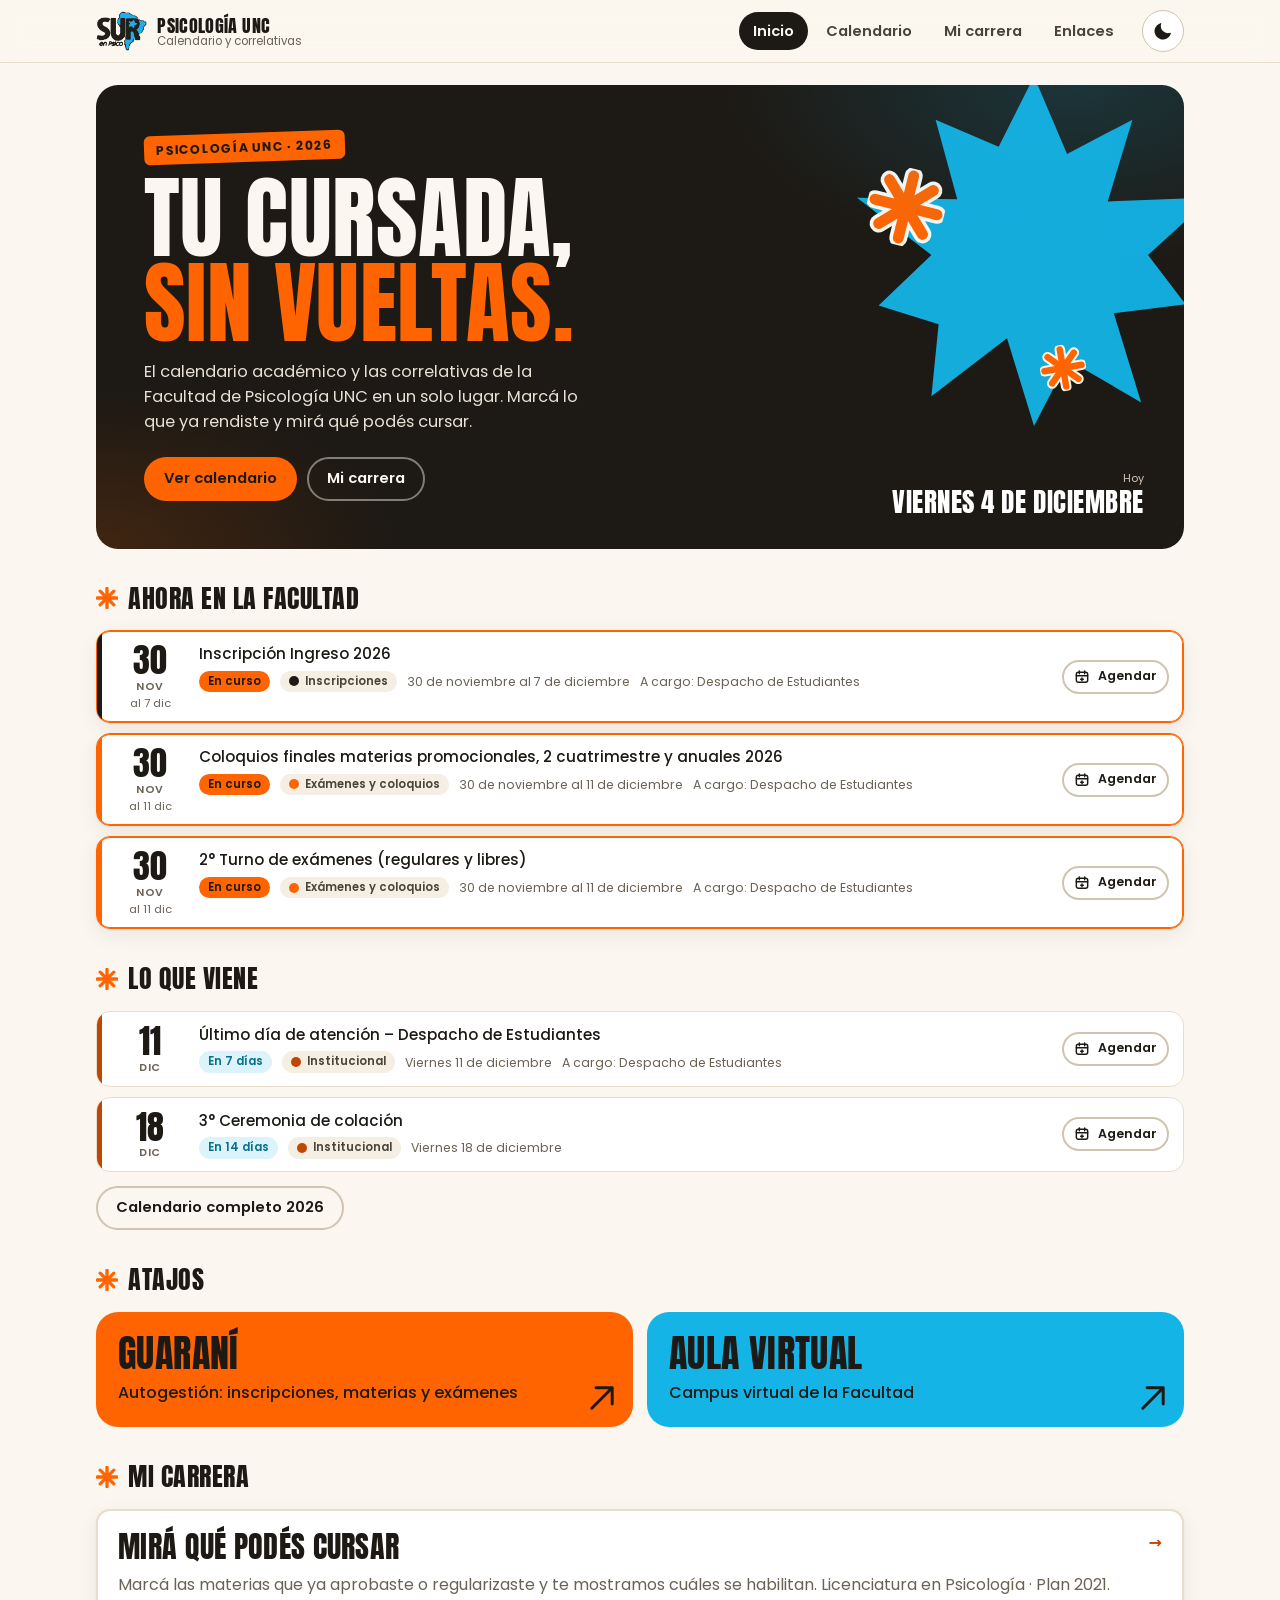
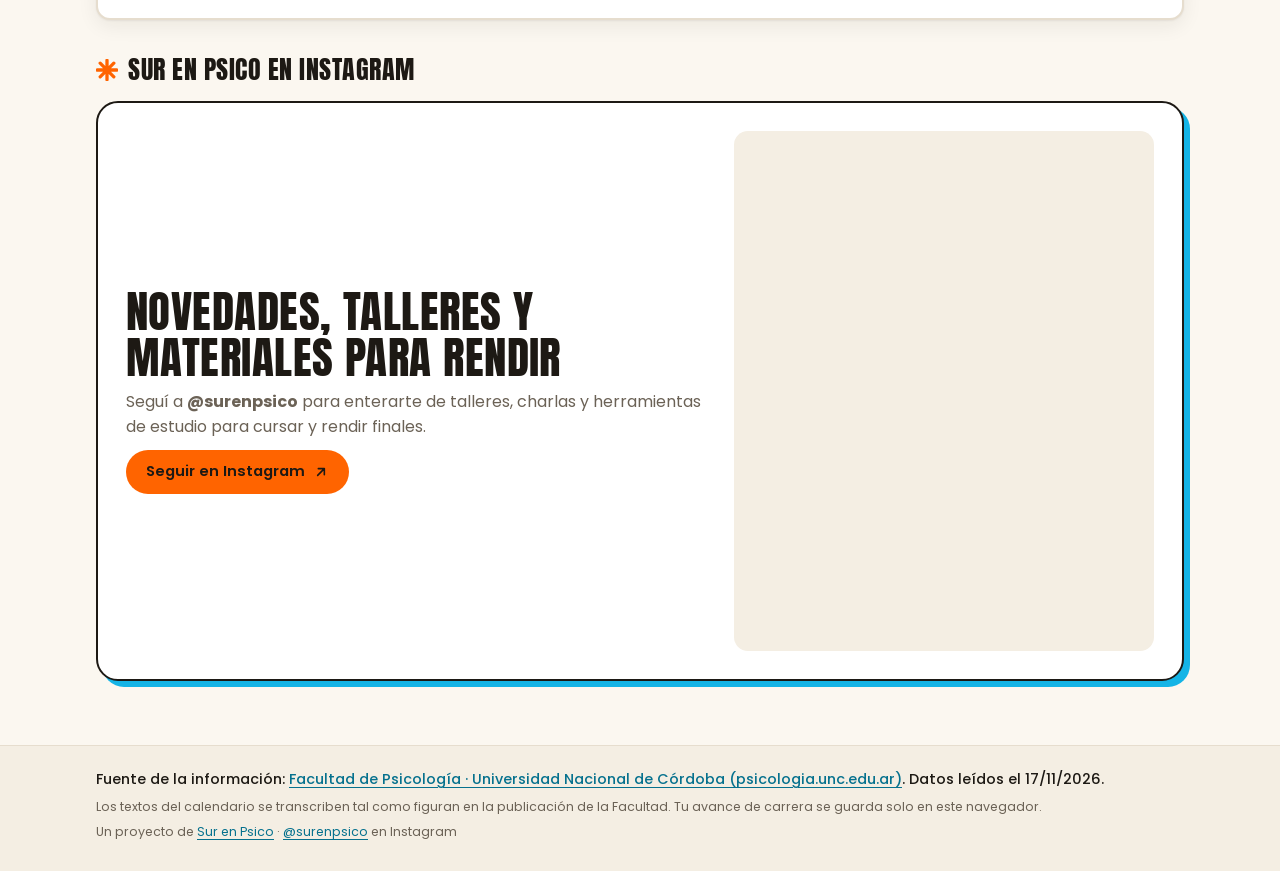
<file: index.html>
<!doctype html>
<html lang="es-AR" data-theme="light">
<head>
  <meta charset="utf-8">
  <meta name="viewport" content="width=device-width, initial-scale=1">
  <title>Mi cursada: calendario y correlativas Psicología UNC | Sur en Psico</title>
  <meta name="description" content="Calendario académico y correlativas de la Facultad de Psicología de la UNC: fechas de exámenes, inscripciones y clases, y qué materias podés cursar. Por Sur en Psico.">
  <link rel="canonical" href="https://surenpsico.github.io/micursada/">
  <meta name="robots" content="index,follow,max-image-preview:large">
  <meta name="author" content="Sur en Psico">
  <meta name="theme-color" content="#FBF7F0">

  <meta property="og:type" content="website">
  <meta property="og:site_name" content="Sur en Psico · Mi cursada">
  <meta property="og:locale" content="es_AR">
  <meta property="og:title" content="Mi cursada: calendario y correlativas Psicología UNC | Sur en Psico">
  <meta property="og:description" content="Calendario académico y correlativas de la Facultad de Psicología de la UNC: fechas de exámenes, inscripciones y clases, y qué materias podés cursar. Por Sur en Psico.">
  <meta property="og:url" content="https://surenpsico.github.io/micursada/">
  <meta property="og:image" content="https://surenpsico.github.io/micursada/assets/og-image.png">
  <meta property="og:image:width" content="1200">
  <meta property="og:image:height" content="630">
  <meta property="og:image:alt" content="Sur en Psico · Tu cursada, sin vueltas. Calendario y correlativas de Psicología UNC">
  <meta name="twitter:card" content="summary_large_image">
  <meta name="twitter:title" content="Mi cursada: calendario y correlativas Psicología UNC | Sur en Psico">
  <meta name="twitter:description" content="Calendario académico y correlativas de la Facultad de Psicología de la UNC: fechas de exámenes, inscripciones y clases, y qué materias podés cursar. Por Sur en Psico.">
  <meta name="twitter:image" content="https://surenpsico.github.io/micursada/assets/og-image.png">

  <link rel="icon" href="assets/favicon.png" type="image/png">
  <link rel="apple-touch-icon" href="assets/favicon.png">
  <link rel="sitemap" type="application/xml" href="sitemap.xml">
  <link rel="preconnect" href="https://fonts.googleapis.com">
  <link rel="preconnect" href="https://fonts.gstatic.com" crossorigin>
  <link href="https://fonts.googleapis.com/css2?family=Anton&family=Poppins:wght@400;500;600;700&display=swap" rel="stylesheet">
  <link rel="stylesheet" href="css/styles.css">
  <script>
    /* Aplica el tema guardado antes de pintar (evita parpadeo). Por defecto: claro. */
    try { var t = localStorage.getItem("sp.tema"); if (t === "dark" || t === "light") document.documentElement.setAttribute("data-theme", t); } catch (e) {}
  </script>
  <script type="application/ld+json">
{"@context":"https://schema.org","@graph":[{"@type":"Organization","@id":"https://surenpsico.github.io/micursada/#org","name":"Sur en Psico","url":"https://www.instagram.com/surenpsico/","logo":"https://surenpsico.github.io/micursada/assets/logo-sur-claro.png","sameAs":["https://www.instagram.com/surenpsico/"]},{"@type":"WebSite","@id":"https://surenpsico.github.io/micursada/#website","url":"https://surenpsico.github.io/micursada/","name":"Mi cursada · Psicología UNC","alternateName":"Sur en Psico · Mi cursada","inLanguage":"es-AR","publisher":{"@id":"https://surenpsico.github.io/micursada/#org"}},{"@type":"WebPage","@id":"https://surenpsico.github.io/micursada/#webpage","url":"https://surenpsico.github.io/micursada/","name":"Mi cursada: calendario y correlativas Psicología UNC | Sur en Psico","description":"Calendario académico y correlativas de la Facultad de Psicología de la UNC: fechas de exámenes, inscripciones y clases, y qué materias podés cursar. Por Sur en Psico.","inLanguage":"es-AR","isPartOf":{"@id":"https://surenpsico.github.io/micursada/#website"},"publisher":{"@id":"https://surenpsico.github.io/micursada/#org"},"about":{"@type":"EducationalOrganization","name":"Facultad de Psicología - Universidad Nacional de Córdoba","url":"https://psicologia.unc.edu.ar/"},"primaryImageOfPage":{"@type":"ImageObject","url":"https://surenpsico.github.io/micursada/assets/og-image.png","width":1200,"height":630}}]}
  </script>
</head>
<body data-route="inicio" data-root="">
  <a class="skip" href="#app">Saltar al contenido</a>

  <header class="top">
    <div class="top__in">
      <a class="brand" href="./">
        <img class="brand__logo brand__logo--on-light" src="assets/logo-sur-claro.png" alt="Sur en Psico" width="58" height="45">
        <img class="brand__logo brand__logo--on-dark" src="assets/logo-sur-oscuro.png" alt="Sur en Psico" width="58" height="45">
        <span class="brand__txt"><b>Psicología UNC</b><small>Calendario y correlativas</small></span>
      </a>
      <nav class="nav" aria-label="Principal">
        <a href="./" data-route="inicio" aria-current="page">Inicio</a>
        <a href="calendario/" data-route="calendario">Calendario</a>
        <a href="carrera/" data-route="carrera">Mi carrera</a>
        <a href="enlaces/" data-route="enlaces">Enlaces</a>
      </nav>
      <button class="iconbtn" id="themeBtn" type="button" aria-label="Cambiar a modo oscuro" title="Modo claro / oscuro">
        <svg class="ico ico--moon" viewBox="0 0 24 24" aria-hidden="true"><path d="M20.5 14.2A8.5 8.5 0 0 1 9.8 3.5a.7.7 0 0 0-.9-.9A10 10 0 1 0 21.4 15.1a.7.7 0 0 0-.9-.9Z" fill="currentColor"/></svg>
        <svg class="ico ico--sun" viewBox="0 0 24 24" aria-hidden="true"><circle cx="12" cy="12" r="4.2" fill="currentColor"/><g stroke="currentColor" stroke-width="2" stroke-linecap="round"><path d="M12 2.5v2.4M12 19.1v2.4M2.5 12h2.4M19.1 12h2.4M5.3 5.3 7 7M17 17l1.7 1.7M18.7 5.3 17 7M7 17l-1.7 1.7"/></g></svg>
      </button>
    </div>
  </header>

  <main id="app" tabindex="-1">
    <div class="prerender">
      <h1>Mi cursada: calendario académico y correlativas de Psicología UNC</h1>
      <p>Fechas de exámenes, inscripciones y clases de la Facultad de Psicología de la Universidad Nacional de Córdoba, y una herramienta para marcar las materias que ya cursaste y ver cuáles podés cursar.</p>
      <noscript>
        <p>Para ver el calendario y marcar tus materias necesitás tener JavaScript activado. Mientras tanto, podés consultar la información en el sitio de la Facultad:</p>
        <ul>
          <li><a href="https://psicologia.unc.edu.ar/secretarias/secretaria-academica/calendario-academico/">Calendario académico</a></li>
          <li><a href="https://psicologia.unc.edu.ar/estudiantes/asignaturas/">Asignaturas y correlativas</a></li>
          <li><a href="https://psicologia.unc.edu.ar/estudiantes/">Estudiantes</a></li>
          <li><a href="https://www.instagram.com/surenpsico/">Sur en Psico en Instagram</a></li>
        </ul>
      </noscript>
    </div>
  </main>

  <footer class="foot">
    <div class="foot__in">
      <p class="foot__src">
        Fuente de la información:
        <a href="https://psicologia.unc.edu.ar/estudiantes/" target="_blank" rel="noopener">Facultad de Psicología · Universidad Nacional de Córdoba (psicologia.unc.edu.ar)</a>.
        <span id="footLeido"></span>
      </p>
      <p class="foot__small">Los textos del calendario se transcriben tal como figuran en la publicación de la Facultad. Tu avance de carrera se guarda solo en este navegador.</p>
      <p class="foot__small">Un proyecto de <a href="https://www.instagram.com/surenpsico/" target="_blank" rel="noopener">Sur en Psico</a> · <a href="https://www.instagram.com/surenpsico/" target="_blank" rel="noopener">@surenpsico</a> en Instagram</p>
    </div>
  </footer>

  <dialog id="sheet" class="sheet" aria-labelledby="sheetTitle">
    <div class="sheet__box" id="sheetBox"></div>
  </dialog>

  <script src="data/calendario-2026.js"></script>
  <!-- Para sumar 2027: copiá data/calendario-2026.js como data/calendario-2027.js, cargá los eventos y agregá una línea acá abajo (en las 4 páginas) -->
  <script src="data/plan-2021.js"></script>
  <script src="data/plan-1986.js"></script>
  <script src="data/plan-profesorado.js"></script>
  <script src="data/plan-tecnicatura-at.js"></script>
  <script src="data/enlaces.js"></script>
  <script src="js/app.js"></script>
</body>
</html>
</file>
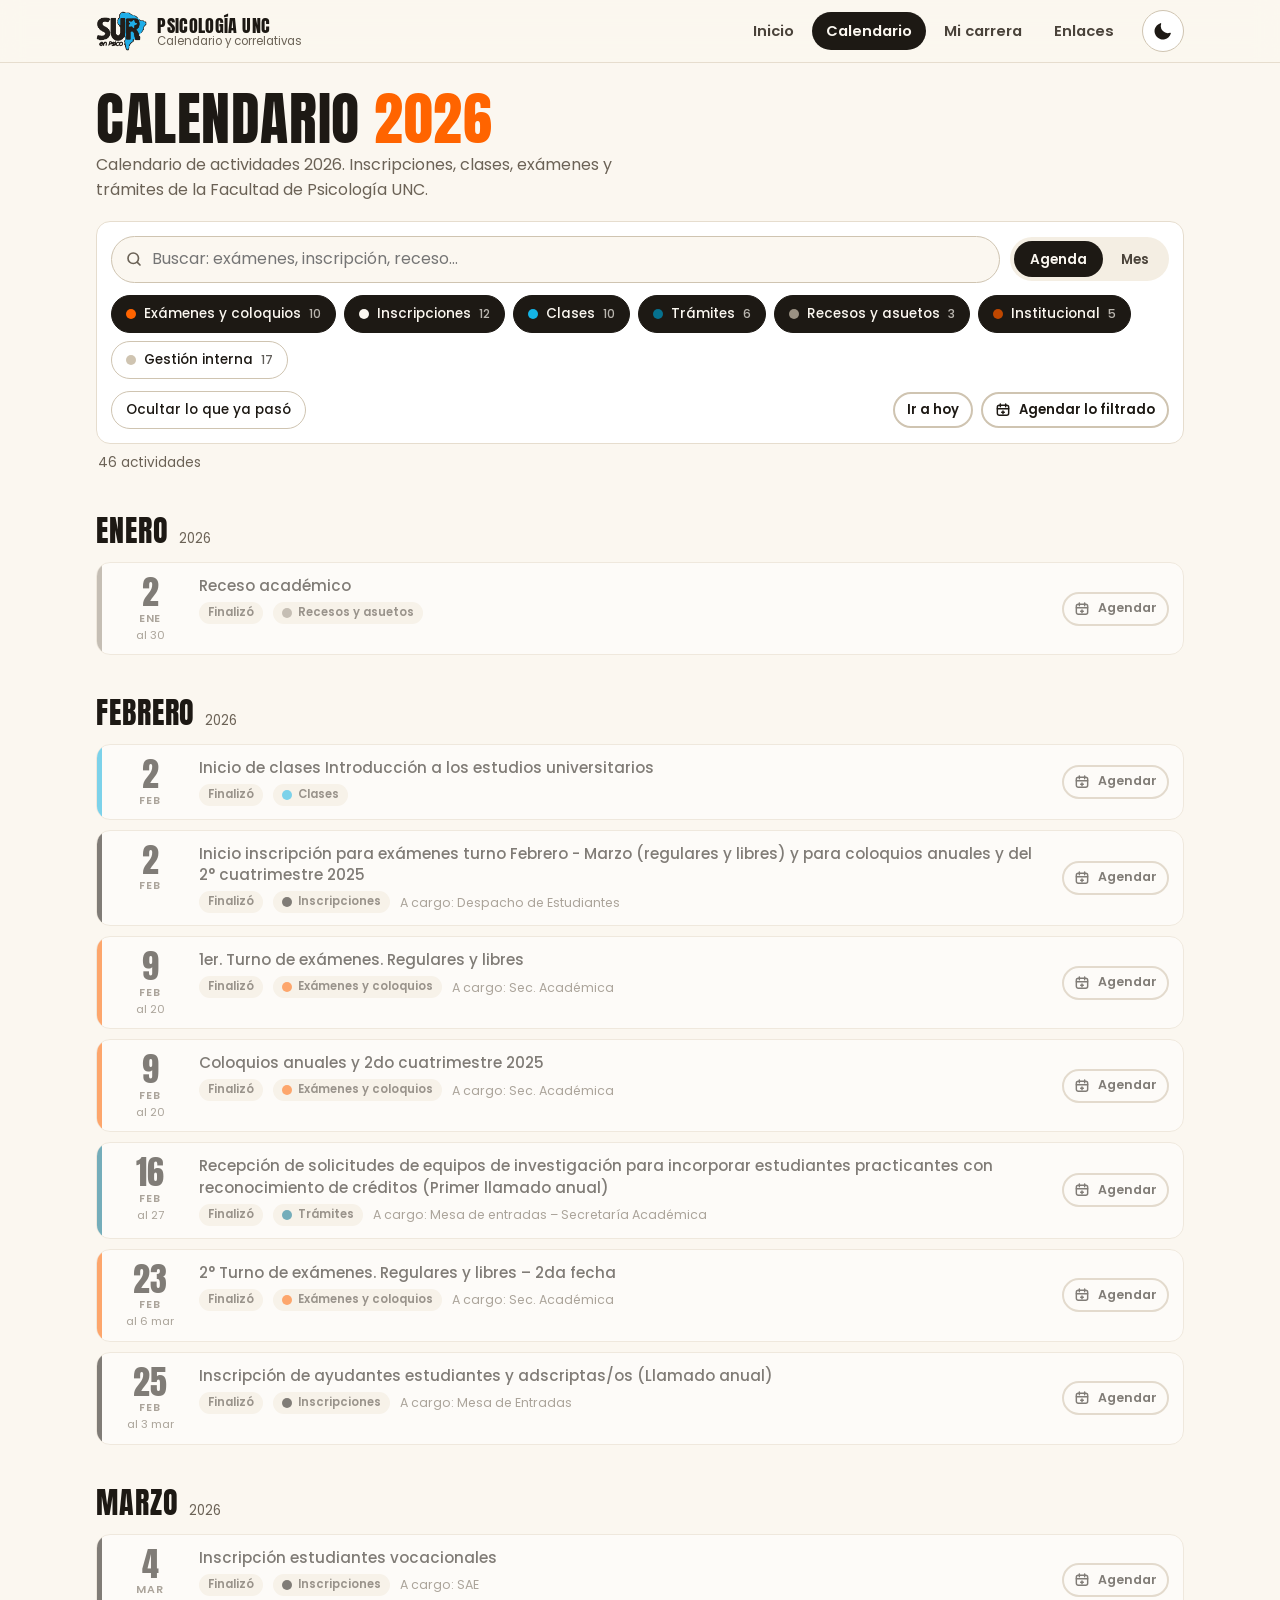
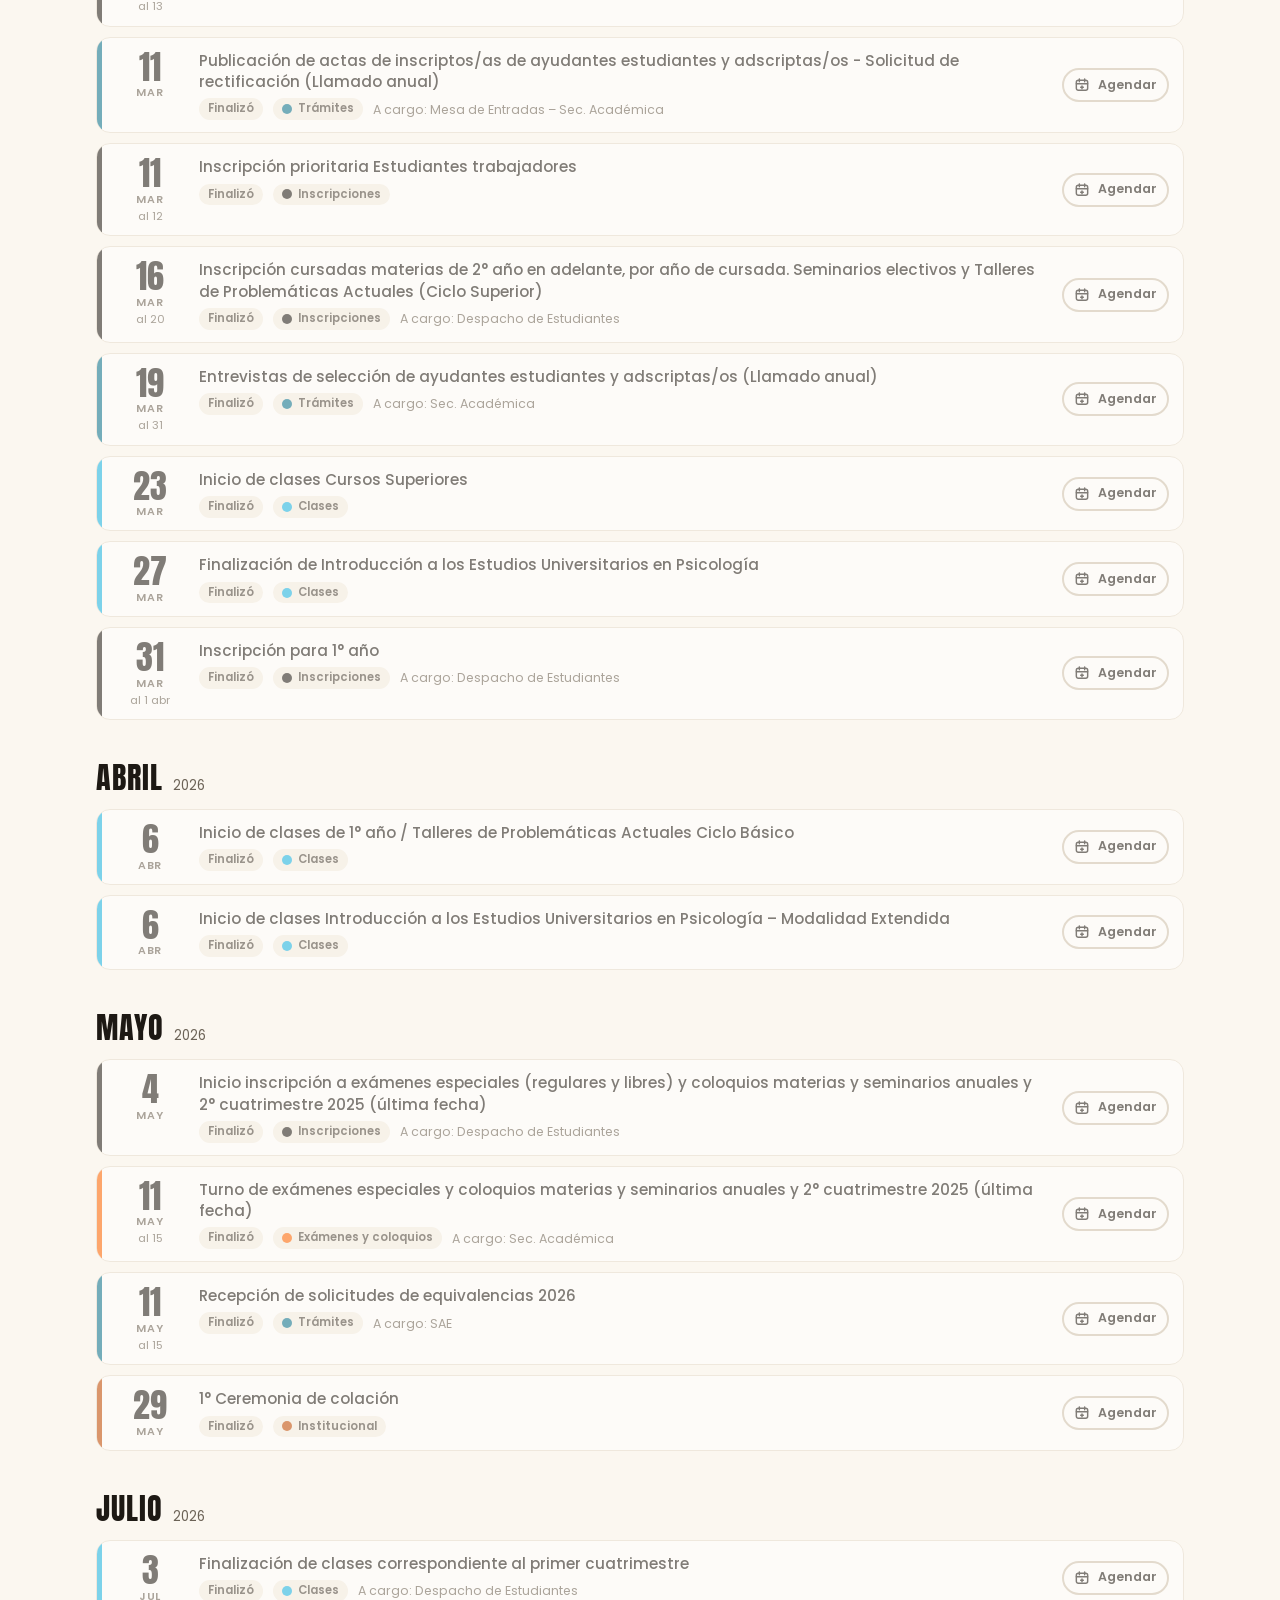
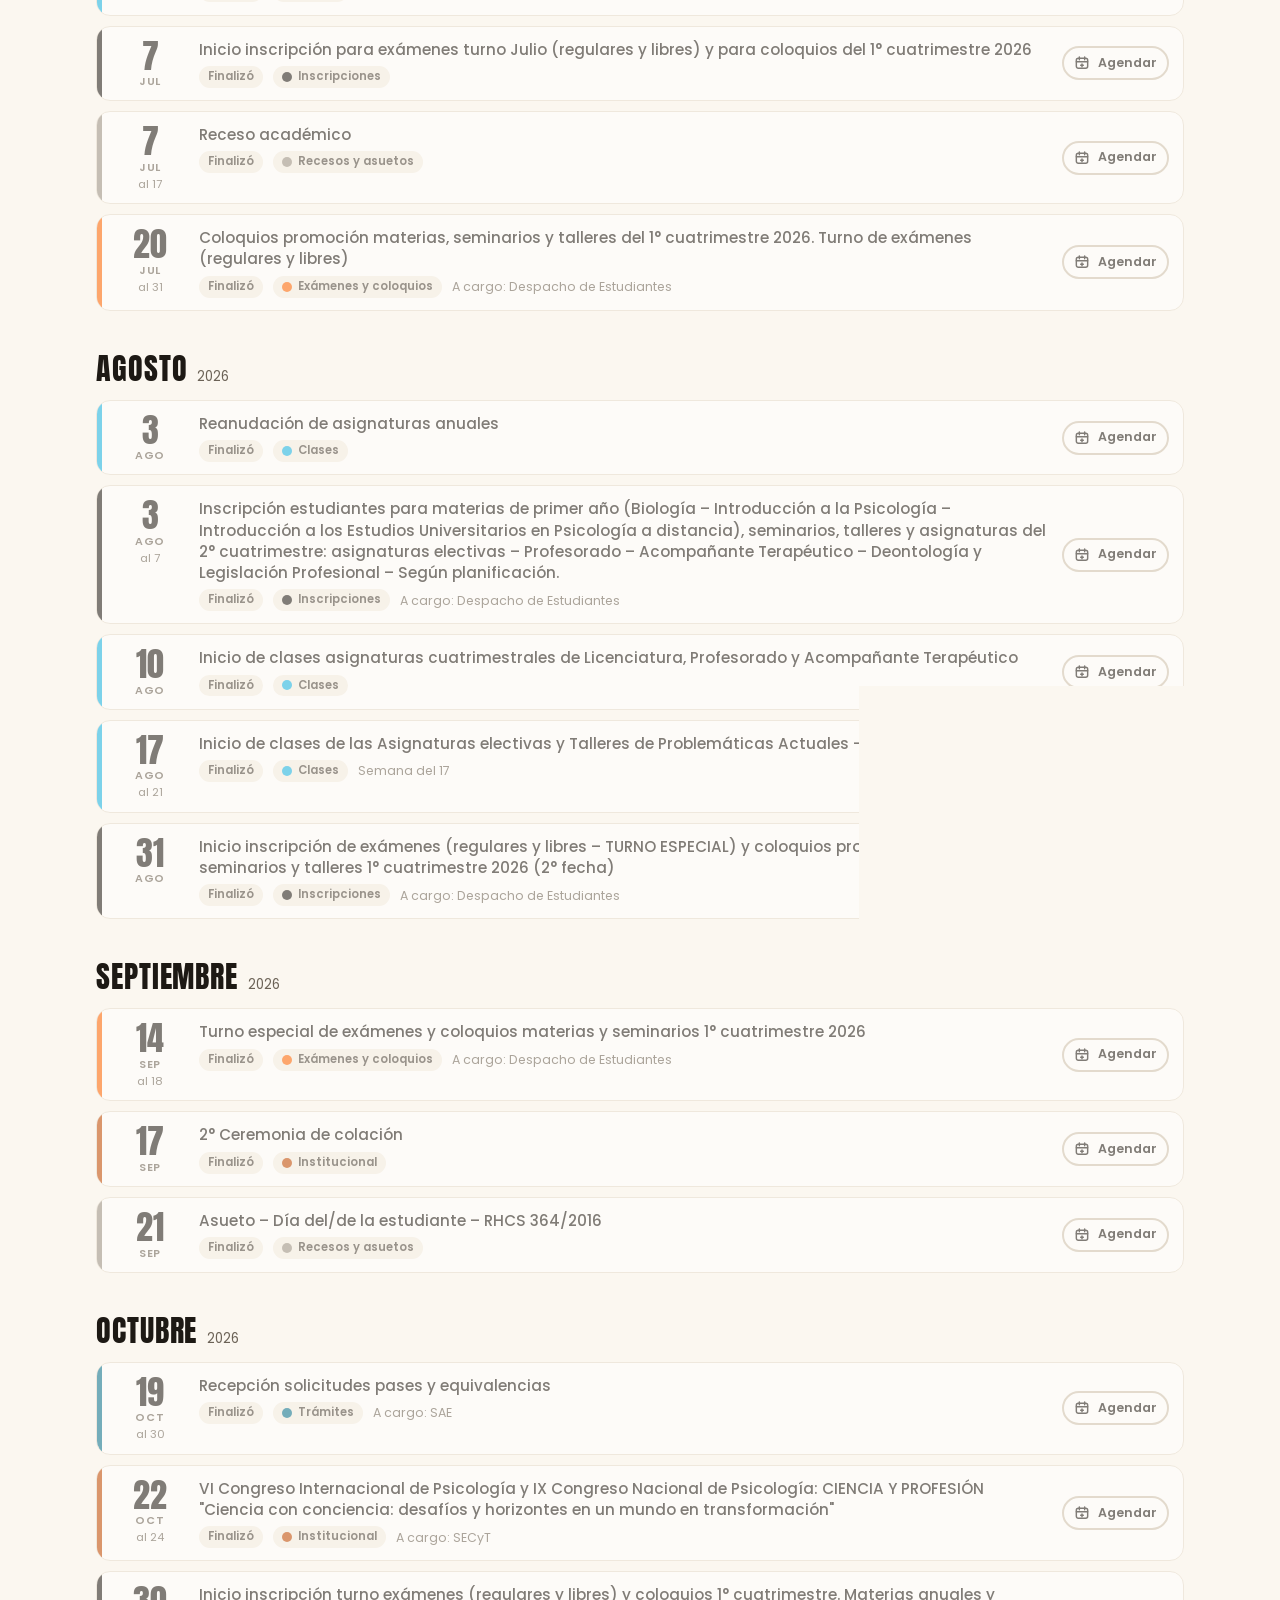
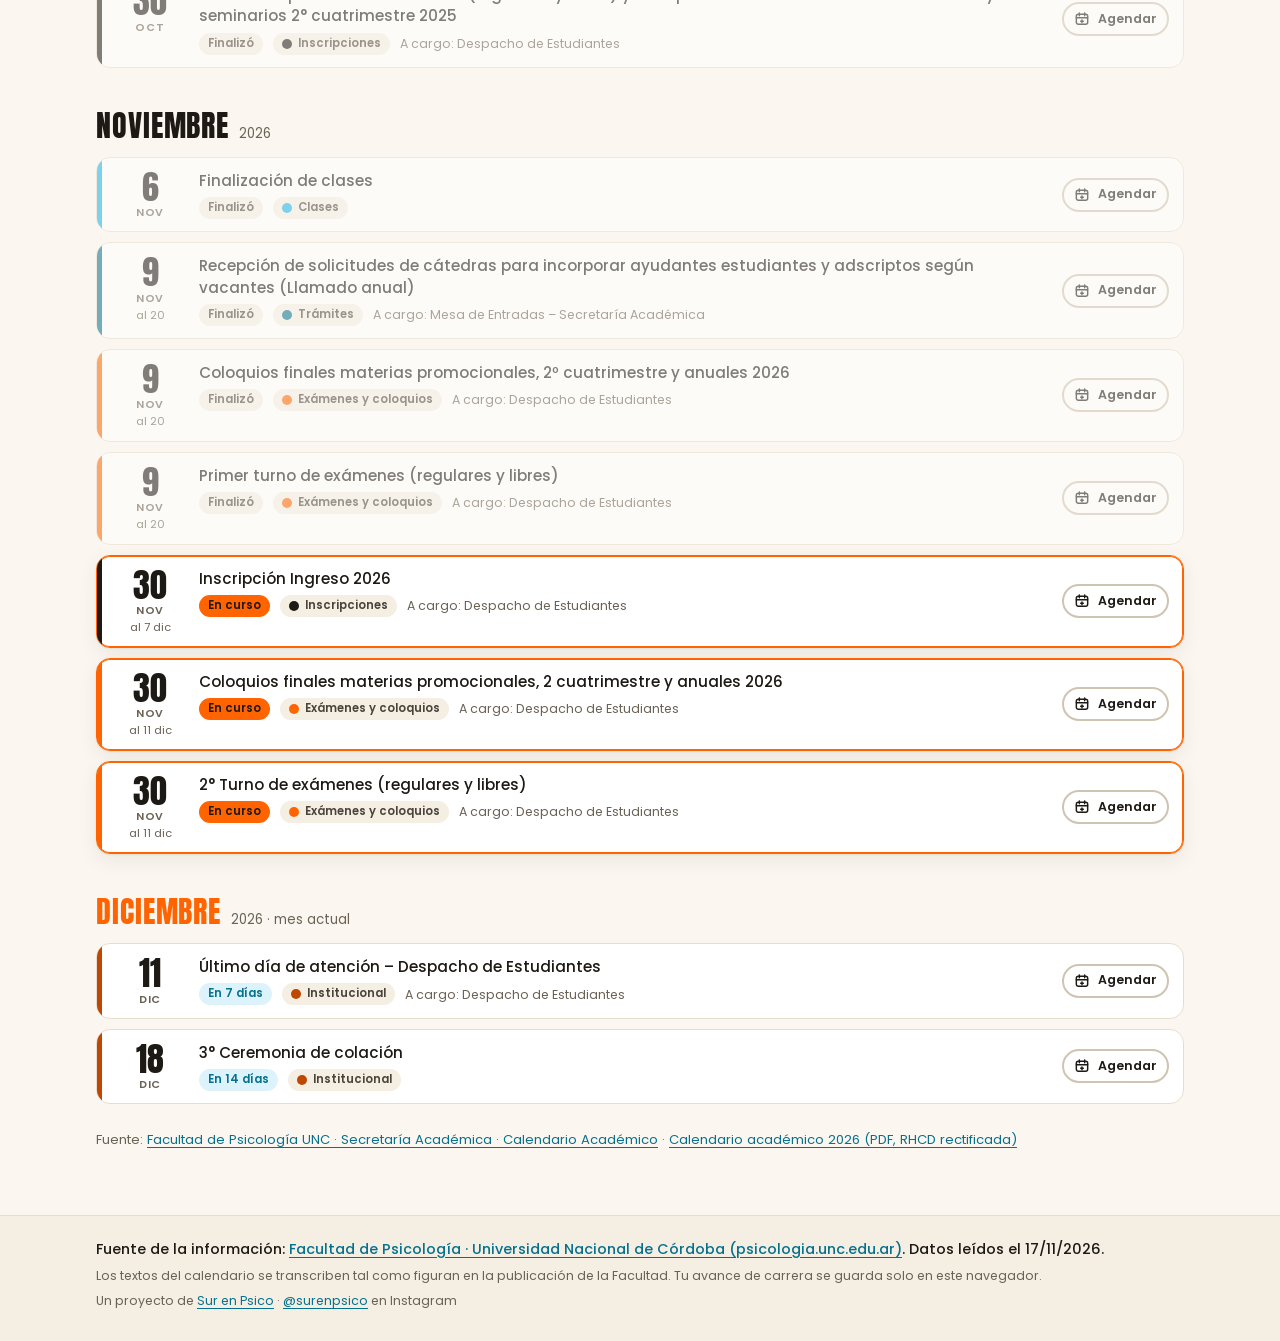
<file: calendario/index.html>
<!doctype html>
<html lang="es-AR" data-theme="light">
<head>
  <meta charset="utf-8">
  <meta name="viewport" content="width=device-width, initial-scale=1">
  <title>Calendario académico Psicología UNC | Sur en Psico</title>
  <meta name="description" content="Fechas de clases, turnos de exámenes, inscripciones y trámites de la Facultad de Psicología UNC en agenda y vista mensual. Agendalas en tu calendario.">
  <link rel="canonical" href="https://surenpsico.github.io/micursada/calendario/">
  <meta name="robots" content="index,follow,max-image-preview:large">
  <meta name="author" content="Sur en Psico">
  <meta name="theme-color" content="#FBF7F0">

  <meta property="og:type" content="website">
  <meta property="og:site_name" content="Sur en Psico · Mi cursada">
  <meta property="og:locale" content="es_AR">
  <meta property="og:title" content="Calendario académico Psicología UNC | Sur en Psico">
  <meta property="og:description" content="Fechas de clases, turnos de exámenes, inscripciones y trámites de la Facultad de Psicología UNC en agenda y vista mensual. Agendalas en tu calendario.">
  <meta property="og:url" content="https://surenpsico.github.io/micursada/calendario/">
  <meta property="og:image" content="https://surenpsico.github.io/micursada/assets/og-image.png">
  <meta property="og:image:width" content="1200">
  <meta property="og:image:height" content="630">
  <meta property="og:image:alt" content="Sur en Psico · Tu cursada, sin vueltas. Calendario y correlativas de Psicología UNC">
  <meta name="twitter:card" content="summary_large_image">
  <meta name="twitter:title" content="Calendario académico Psicología UNC | Sur en Psico">
  <meta name="twitter:description" content="Fechas de clases, turnos de exámenes, inscripciones y trámites de la Facultad de Psicología UNC en agenda y vista mensual. Agendalas en tu calendario.">
  <meta name="twitter:image" content="https://surenpsico.github.io/micursada/assets/og-image.png">

  <link rel="icon" href="../assets/favicon.png" type="image/png">
  <link rel="apple-touch-icon" href="../assets/favicon.png">
  <link rel="sitemap" type="application/xml" href="../sitemap.xml">
  <link rel="preconnect" href="https://fonts.googleapis.com">
  <link rel="preconnect" href="https://fonts.gstatic.com" crossorigin>
  <link href="https://fonts.googleapis.com/css2?family=Anton&family=Poppins:wght@400;500;600;700&display=swap" rel="stylesheet">
  <link rel="stylesheet" href="../css/styles.css">
  <script>
    /* Aplica el tema guardado antes de pintar (evita parpadeo). Por defecto: claro. */
    try { var t = localStorage.getItem("sp.tema"); if (t === "dark" || t === "light") document.documentElement.setAttribute("data-theme", t); } catch (e) {}
  </script>
  <script type="application/ld+json">
{"@context":"https://schema.org","@graph":[{"@type":"Organization","@id":"https://surenpsico.github.io/micursada/#org","name":"Sur en Psico","url":"https://www.instagram.com/surenpsico/","logo":"https://surenpsico.github.io/micursada/assets/logo-sur-claro.png","sameAs":["https://www.instagram.com/surenpsico/"]},{"@type":"WebSite","@id":"https://surenpsico.github.io/micursada/#website","url":"https://surenpsico.github.io/micursada/","name":"Mi cursada · Psicología UNC","alternateName":"Sur en Psico · Mi cursada","inLanguage":"es-AR","publisher":{"@id":"https://surenpsico.github.io/micursada/#org"}},{"@type":"WebPage","@id":"https://surenpsico.github.io/micursada/calendario/#webpage","url":"https://surenpsico.github.io/micursada/calendario/","name":"Calendario académico Psicología UNC | Sur en Psico","description":"Fechas de clases, turnos de exámenes, inscripciones y trámites de la Facultad de Psicología UNC en agenda y vista mensual. Agendalas en tu calendario.","inLanguage":"es-AR","isPartOf":{"@id":"https://surenpsico.github.io/micursada/#website"},"publisher":{"@id":"https://surenpsico.github.io/micursada/#org"},"about":{"@type":"EducationalOrganization","name":"Facultad de Psicología - Universidad Nacional de Córdoba","url":"https://psicologia.unc.edu.ar/"},"primaryImageOfPage":{"@type":"ImageObject","url":"https://surenpsico.github.io/micursada/assets/og-image.png","width":1200,"height":630}},{"@type":"BreadcrumbList","itemListElement":[{"@type":"ListItem","position":1,"name":"Inicio","item":"https://surenpsico.github.io/micursada/"},{"@type":"ListItem","position":2,"name":"Calendario","item":"https://surenpsico.github.io/micursada/calendario/"}]}]}
  </script>
</head>
<body data-route="calendario" data-root="../">
  <a class="skip" href="#app">Saltar al contenido</a>

  <header class="top">
    <div class="top__in">
      <a class="brand" href="../">
        <img class="brand__logo brand__logo--on-light" src="../assets/logo-sur-claro.png" alt="Sur en Psico" width="58" height="45">
        <img class="brand__logo brand__logo--on-dark" src="../assets/logo-sur-oscuro.png" alt="Sur en Psico" width="58" height="45">
        <span class="brand__txt"><b>Psicología UNC</b><small>Calendario y correlativas</small></span>
      </a>
      <nav class="nav" aria-label="Principal">
        <a href="../" data-route="inicio">Inicio</a>
        <a href="../calendario/" data-route="calendario" aria-current="page">Calendario</a>
        <a href="../carrera/" data-route="carrera">Mi carrera</a>
        <a href="../enlaces/" data-route="enlaces">Enlaces</a>
      </nav>
      <button class="iconbtn" id="themeBtn" type="button" aria-label="Cambiar a modo oscuro" title="Modo claro / oscuro">
        <svg class="ico ico--moon" viewBox="0 0 24 24" aria-hidden="true"><path d="M20.5 14.2A8.5 8.5 0 0 1 9.8 3.5a.7.7 0 0 0-.9-.9A10 10 0 1 0 21.4 15.1a.7.7 0 0 0-.9-.9Z" fill="currentColor"/></svg>
        <svg class="ico ico--sun" viewBox="0 0 24 24" aria-hidden="true"><circle cx="12" cy="12" r="4.2" fill="currentColor"/><g stroke="currentColor" stroke-width="2" stroke-linecap="round"><path d="M12 2.5v2.4M12 19.1v2.4M2.5 12h2.4M19.1 12h2.4M5.3 5.3 7 7M17 17l1.7 1.7M18.7 5.3 17 7M7 17l-1.7 1.7"/></g></svg>
      </button>
    </div>
  </header>

  <main id="app" tabindex="-1">
    <div class="prerender">
      <h1>Calendario académico de Psicología UNC</h1>
      <p>Agenda y vista mensual con las clases, los turnos de exámenes, las inscripciones y los trámites del calendario académico de la Facultad de Psicología UNC.</p>
      <noscript>
        <p>Para ver el calendario y marcar tus materias necesitás tener JavaScript activado. Mientras tanto, podés consultar la información en el sitio de la Facultad:</p>
        <ul>
          <li><a href="https://psicologia.unc.edu.ar/secretarias/secretaria-academica/calendario-academico/">Calendario académico</a></li>
          <li><a href="https://psicologia.unc.edu.ar/estudiantes/asignaturas/">Asignaturas y correlativas</a></li>
          <li><a href="https://psicologia.unc.edu.ar/estudiantes/">Estudiantes</a></li>
          <li><a href="https://www.instagram.com/surenpsico/">Sur en Psico en Instagram</a></li>
        </ul>
      </noscript>
    </div>
  </main>

  <footer class="foot">
    <div class="foot__in">
      <p class="foot__src">
        Fuente de la información:
        <a href="https://psicologia.unc.edu.ar/estudiantes/" target="_blank" rel="noopener">Facultad de Psicología · Universidad Nacional de Córdoba (psicologia.unc.edu.ar)</a>.
        <span id="footLeido"></span>
      </p>
      <p class="foot__small">Los textos del calendario se transcriben tal como figuran en la publicación de la Facultad. Tu avance de carrera se guarda solo en este navegador.</p>
      <p class="foot__small">Un proyecto de <a href="https://www.instagram.com/surenpsico/" target="_blank" rel="noopener">Sur en Psico</a> · <a href="https://www.instagram.com/surenpsico/" target="_blank" rel="noopener">@surenpsico</a> en Instagram</p>
    </div>
  </footer>

  <dialog id="sheet" class="sheet" aria-labelledby="sheetTitle">
    <div class="sheet__box" id="sheetBox"></div>
  </dialog>

  <script src="../data/calendario-2026.js"></script>
  <!-- Para sumar 2027: copiá data/calendario-2026.js como data/calendario-2027.js, cargá los eventos y agregá una línea acá abajo (en las 4 páginas) -->
  <script src="../data/plan-2021.js"></script>
  <script src="../data/plan-1986.js"></script>
  <script src="../data/plan-profesorado.js"></script>
  <script src="../data/plan-tecnicatura-at.js"></script>
  <script src="../data/enlaces.js"></script>
  <script src="../js/app.js"></script>
</body>
</html>
</file>
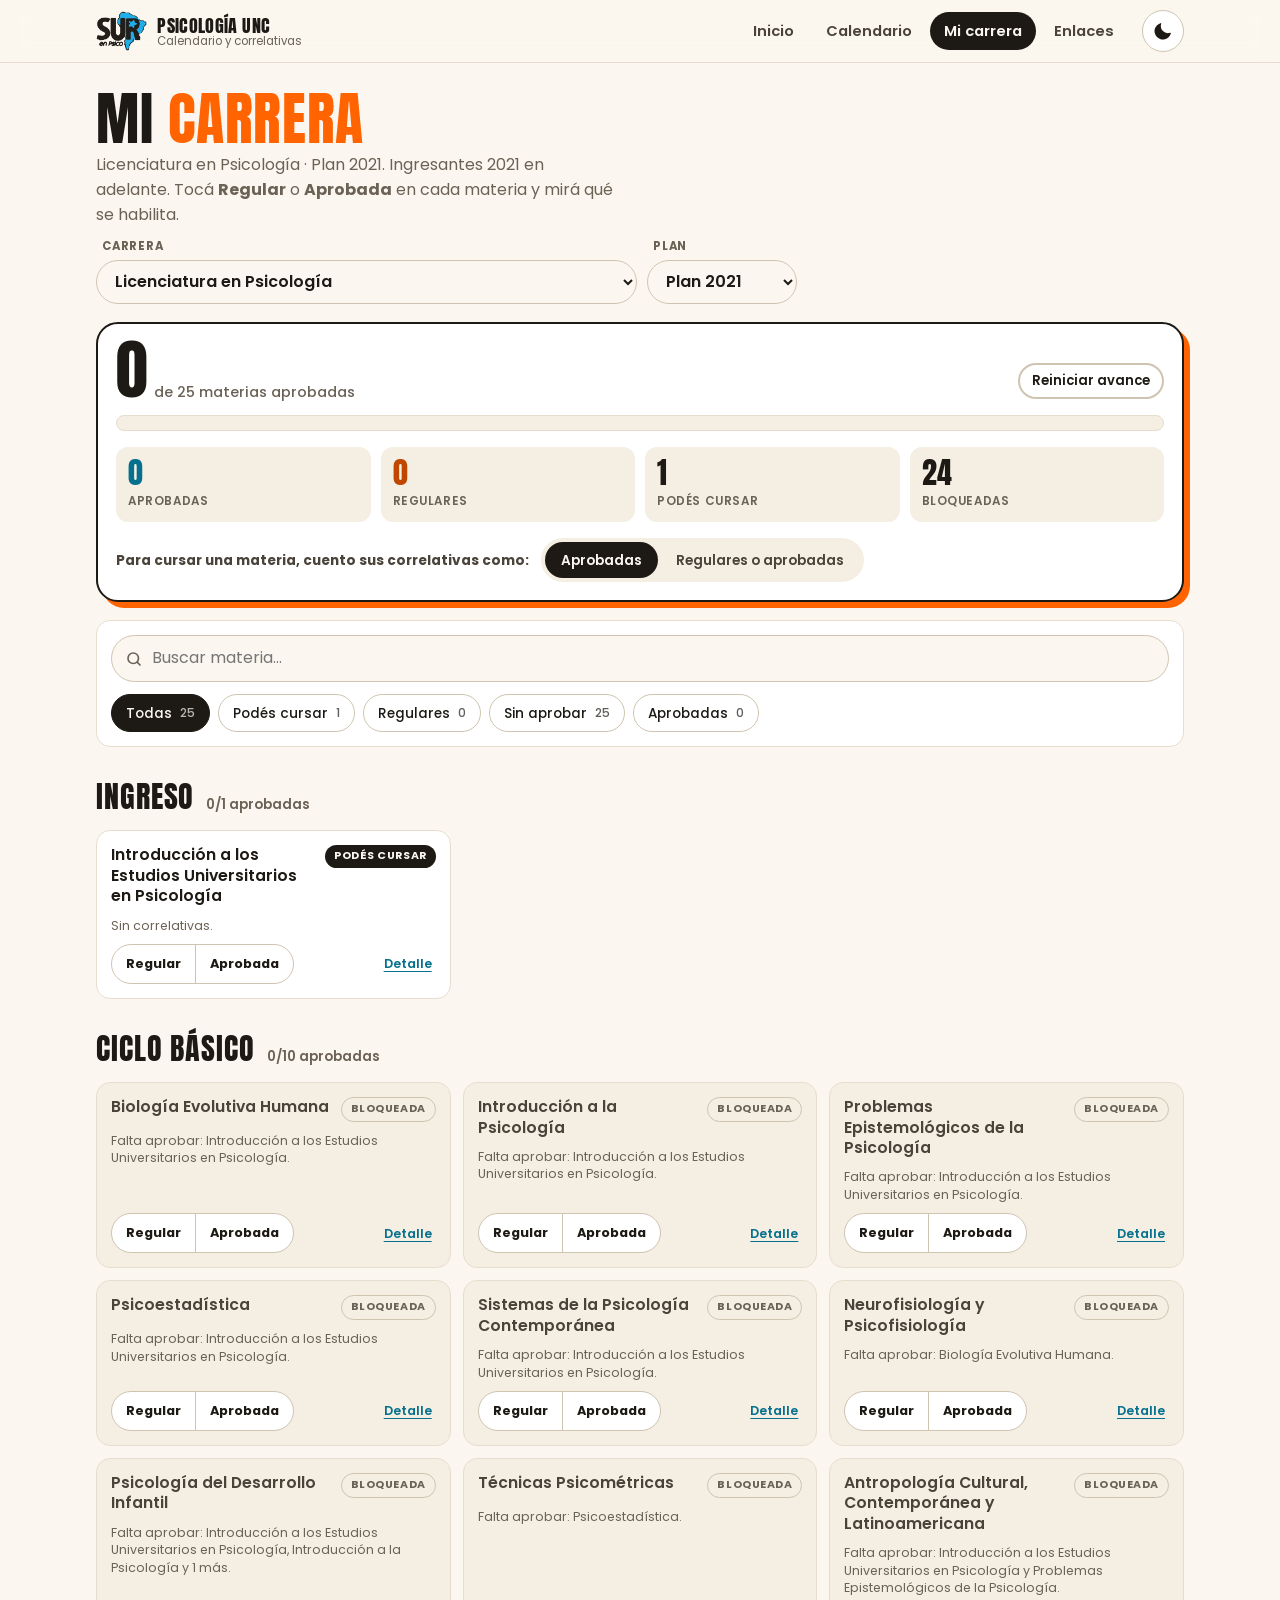
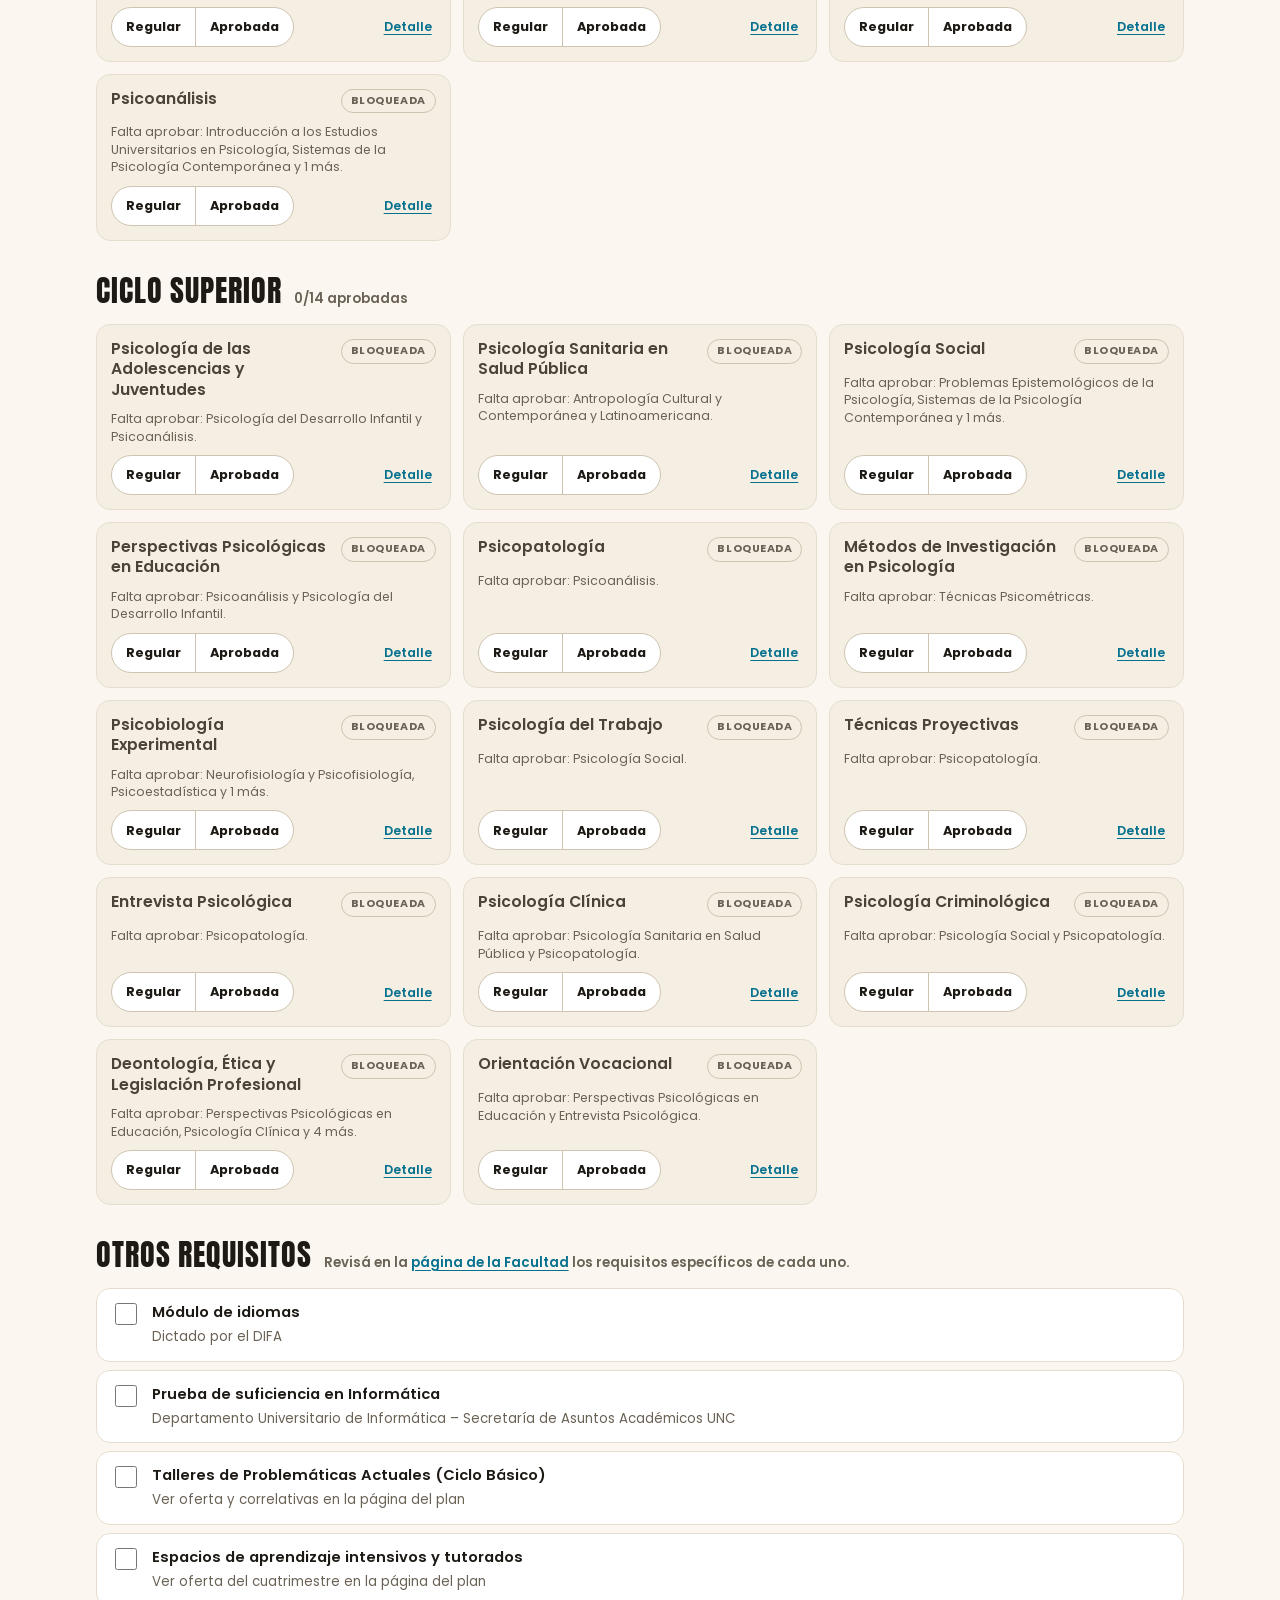
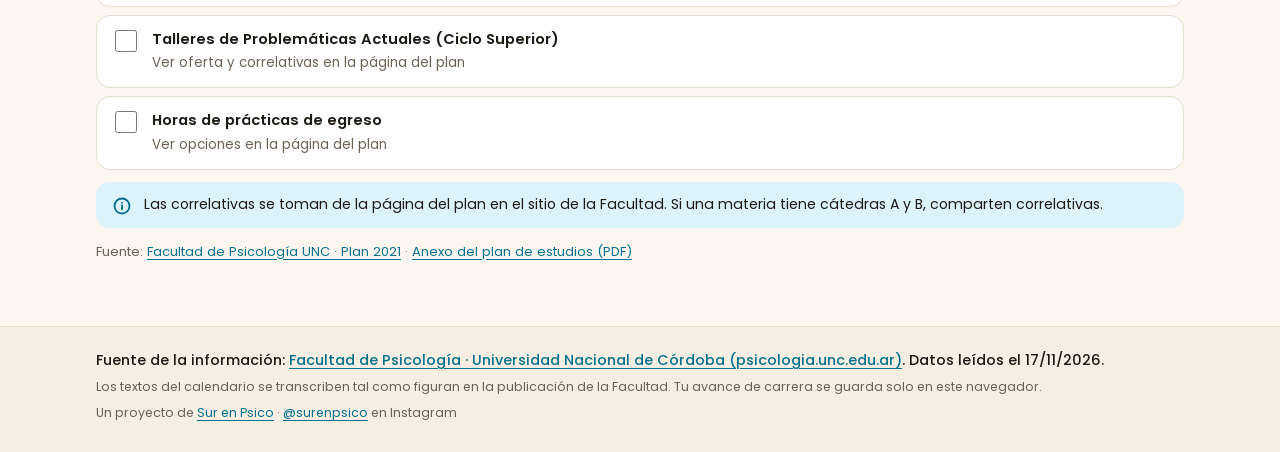
<file: carrera/index.html>
<!doctype html>
<html lang="es-AR" data-theme="light">
<head>
  <meta charset="utf-8">
  <meta name="viewport" content="width=device-width, initial-scale=1">
  <title>Correlativas Psicología UNC: qué podés cursar | Sur en Psico</title>
  <meta name="description" content="Marcá tus materias regulares y aprobadas de la Licenciatura (planes 2021, 1986 y 1986 R), el Profesorado y la Tecnicatura en AT, y mirá cuáles podés cursar.">
  <link rel="canonical" href="https://surenpsico.github.io/micursada/carrera/">
  <meta name="robots" content="index,follow,max-image-preview:large">
  <meta name="author" content="Sur en Psico">
  <meta name="theme-color" content="#FBF7F0">

  <meta property="og:type" content="website">
  <meta property="og:site_name" content="Sur en Psico · Mi cursada">
  <meta property="og:locale" content="es_AR">
  <meta property="og:title" content="Correlativas Psicología UNC: qué podés cursar | Sur en Psico">
  <meta property="og:description" content="Marcá tus materias regulares y aprobadas de la Licenciatura (planes 2021, 1986 y 1986 R), el Profesorado y la Tecnicatura en AT, y mirá cuáles podés cursar.">
  <meta property="og:url" content="https://surenpsico.github.io/micursada/carrera/">
  <meta property="og:image" content="https://surenpsico.github.io/micursada/assets/og-image.png">
  <meta property="og:image:width" content="1200">
  <meta property="og:image:height" content="630">
  <meta property="og:image:alt" content="Sur en Psico · Tu cursada, sin vueltas. Calendario y correlativas de Psicología UNC">
  <meta name="twitter:card" content="summary_large_image">
  <meta name="twitter:title" content="Correlativas Psicología UNC: qué podés cursar | Sur en Psico">
  <meta name="twitter:description" content="Marcá tus materias regulares y aprobadas de la Licenciatura (planes 2021, 1986 y 1986 R), el Profesorado y la Tecnicatura en AT, y mirá cuáles podés cursar.">
  <meta name="twitter:image" content="https://surenpsico.github.io/micursada/assets/og-image.png">

  <link rel="icon" href="../assets/favicon.png" type="image/png">
  <link rel="apple-touch-icon" href="../assets/favicon.png">
  <link rel="sitemap" type="application/xml" href="../sitemap.xml">
  <link rel="preconnect" href="https://fonts.googleapis.com">
  <link rel="preconnect" href="https://fonts.gstatic.com" crossorigin>
  <link href="https://fonts.googleapis.com/css2?family=Anton&family=Poppins:wght@400;500;600;700&display=swap" rel="stylesheet">
  <link rel="stylesheet" href="../css/styles.css">
  <script>
    /* Aplica el tema guardado antes de pintar (evita parpadeo). Por defecto: claro. */
    try { var t = localStorage.getItem("sp.tema"); if (t === "dark" || t === "light") document.documentElement.setAttribute("data-theme", t); } catch (e) {}
  </script>
  <script type="application/ld+json">
{"@context":"https://schema.org","@graph":[{"@type":"Organization","@id":"https://surenpsico.github.io/micursada/#org","name":"Sur en Psico","url":"https://www.instagram.com/surenpsico/","logo":"https://surenpsico.github.io/micursada/assets/logo-sur-claro.png","sameAs":["https://www.instagram.com/surenpsico/"]},{"@type":"WebSite","@id":"https://surenpsico.github.io/micursada/#website","url":"https://surenpsico.github.io/micursada/","name":"Mi cursada · Psicología UNC","alternateName":"Sur en Psico · Mi cursada","inLanguage":"es-AR","publisher":{"@id":"https://surenpsico.github.io/micursada/#org"}},{"@type":"WebPage","@id":"https://surenpsico.github.io/micursada/carrera/#webpage","url":"https://surenpsico.github.io/micursada/carrera/","name":"Correlativas Psicología UNC: qué podés cursar | Sur en Psico","description":"Marcá tus materias regulares y aprobadas de la Licenciatura (planes 2021, 1986 y 1986 R), el Profesorado y la Tecnicatura en AT, y mirá cuáles podés cursar.","inLanguage":"es-AR","isPartOf":{"@id":"https://surenpsico.github.io/micursada/#website"},"publisher":{"@id":"https://surenpsico.github.io/micursada/#org"},"about":{"@type":"EducationalOrganization","name":"Facultad de Psicología - Universidad Nacional de Córdoba","url":"https://psicologia.unc.edu.ar/"},"primaryImageOfPage":{"@type":"ImageObject","url":"https://surenpsico.github.io/micursada/assets/og-image.png","width":1200,"height":630}},{"@type":"BreadcrumbList","itemListElement":[{"@type":"ListItem","position":1,"name":"Inicio","item":"https://surenpsico.github.io/micursada/"},{"@type":"ListItem","position":2,"name":"Mi carrera","item":"https://surenpsico.github.io/micursada/carrera/"}]}]}
  </script>
</head>
<body data-route="carrera" data-root="../">
  <a class="skip" href="#app">Saltar al contenido</a>

  <header class="top">
    <div class="top__in">
      <a class="brand" href="../">
        <img class="brand__logo brand__logo--on-light" src="../assets/logo-sur-claro.png" alt="Sur en Psico" width="58" height="45">
        <img class="brand__logo brand__logo--on-dark" src="../assets/logo-sur-oscuro.png" alt="Sur en Psico" width="58" height="45">
        <span class="brand__txt"><b>Psicología UNC</b><small>Calendario y correlativas</small></span>
      </a>
      <nav class="nav" aria-label="Principal">
        <a href="../" data-route="inicio">Inicio</a>
        <a href="../calendario/" data-route="calendario">Calendario</a>
        <a href="../carrera/" data-route="carrera" aria-current="page">Mi carrera</a>
        <a href="../enlaces/" data-route="enlaces">Enlaces</a>
      </nav>
      <button class="iconbtn" id="themeBtn" type="button" aria-label="Cambiar a modo oscuro" title="Modo claro / oscuro">
        <svg class="ico ico--moon" viewBox="0 0 24 24" aria-hidden="true"><path d="M20.5 14.2A8.5 8.5 0 0 1 9.8 3.5a.7.7 0 0 0-.9-.9A10 10 0 1 0 21.4 15.1a.7.7 0 0 0-.9-.9Z" fill="currentColor"/></svg>
        <svg class="ico ico--sun" viewBox="0 0 24 24" aria-hidden="true"><circle cx="12" cy="12" r="4.2" fill="currentColor"/><g stroke="currentColor" stroke-width="2" stroke-linecap="round"><path d="M12 2.5v2.4M12 19.1v2.4M2.5 12h2.4M19.1 12h2.4M5.3 5.3 7 7M17 17l1.7 1.7M18.7 5.3 17 7M7 17l-1.7 1.7"/></g></svg>
      </button>
    </div>
  </header>

  <main id="app" tabindex="-1">
    <div class="prerender">
      <h1>Correlativas de Psicología UNC: qué podés cursar</h1>
      <p>Elegí tu carrera y tu plan, marcá las materias que ya regularizaste o aprobaste y mirá cuáles se habilitan según las correlativas que publica la Facultad.</p>
      <noscript>
        <p>Para ver el calendario y marcar tus materias necesitás tener JavaScript activado. Mientras tanto, podés consultar la información en el sitio de la Facultad:</p>
        <ul>
          <li><a href="https://psicologia.unc.edu.ar/secretarias/secretaria-academica/calendario-academico/">Calendario académico</a></li>
          <li><a href="https://psicologia.unc.edu.ar/estudiantes/asignaturas/">Asignaturas y correlativas</a></li>
          <li><a href="https://psicologia.unc.edu.ar/estudiantes/">Estudiantes</a></li>
          <li><a href="https://www.instagram.com/surenpsico/">Sur en Psico en Instagram</a></li>
        </ul>
      </noscript>
    </div>
  </main>

  <footer class="foot">
    <div class="foot__in">
      <p class="foot__src">
        Fuente de la información:
        <a href="https://psicologia.unc.edu.ar/estudiantes/" target="_blank" rel="noopener">Facultad de Psicología · Universidad Nacional de Córdoba (psicologia.unc.edu.ar)</a>.
        <span id="footLeido"></span>
      </p>
      <p class="foot__small">Los textos del calendario se transcriben tal como figuran en la publicación de la Facultad. Tu avance de carrera se guarda solo en este navegador.</p>
      <p class="foot__small">Un proyecto de <a href="https://www.instagram.com/surenpsico/" target="_blank" rel="noopener">Sur en Psico</a> · <a href="https://www.instagram.com/surenpsico/" target="_blank" rel="noopener">@surenpsico</a> en Instagram</p>
    </div>
  </footer>

  <dialog id="sheet" class="sheet" aria-labelledby="sheetTitle">
    <div class="sheet__box" id="sheetBox"></div>
  </dialog>

  <script src="../data/calendario-2026.js"></script>
  <!-- Para sumar 2027: copiá data/calendario-2026.js como data/calendario-2027.js, cargá los eventos y agregá una línea acá abajo (en las 4 páginas) -->
  <script src="../data/plan-2021.js"></script>
  <script src="../data/plan-1986.js"></script>
  <script src="../data/plan-profesorado.js"></script>
  <script src="../data/plan-tecnicatura-at.js"></script>
  <script src="../data/enlaces.js"></script>
  <script src="../js/app.js"></script>
</body>
</html>
</file>
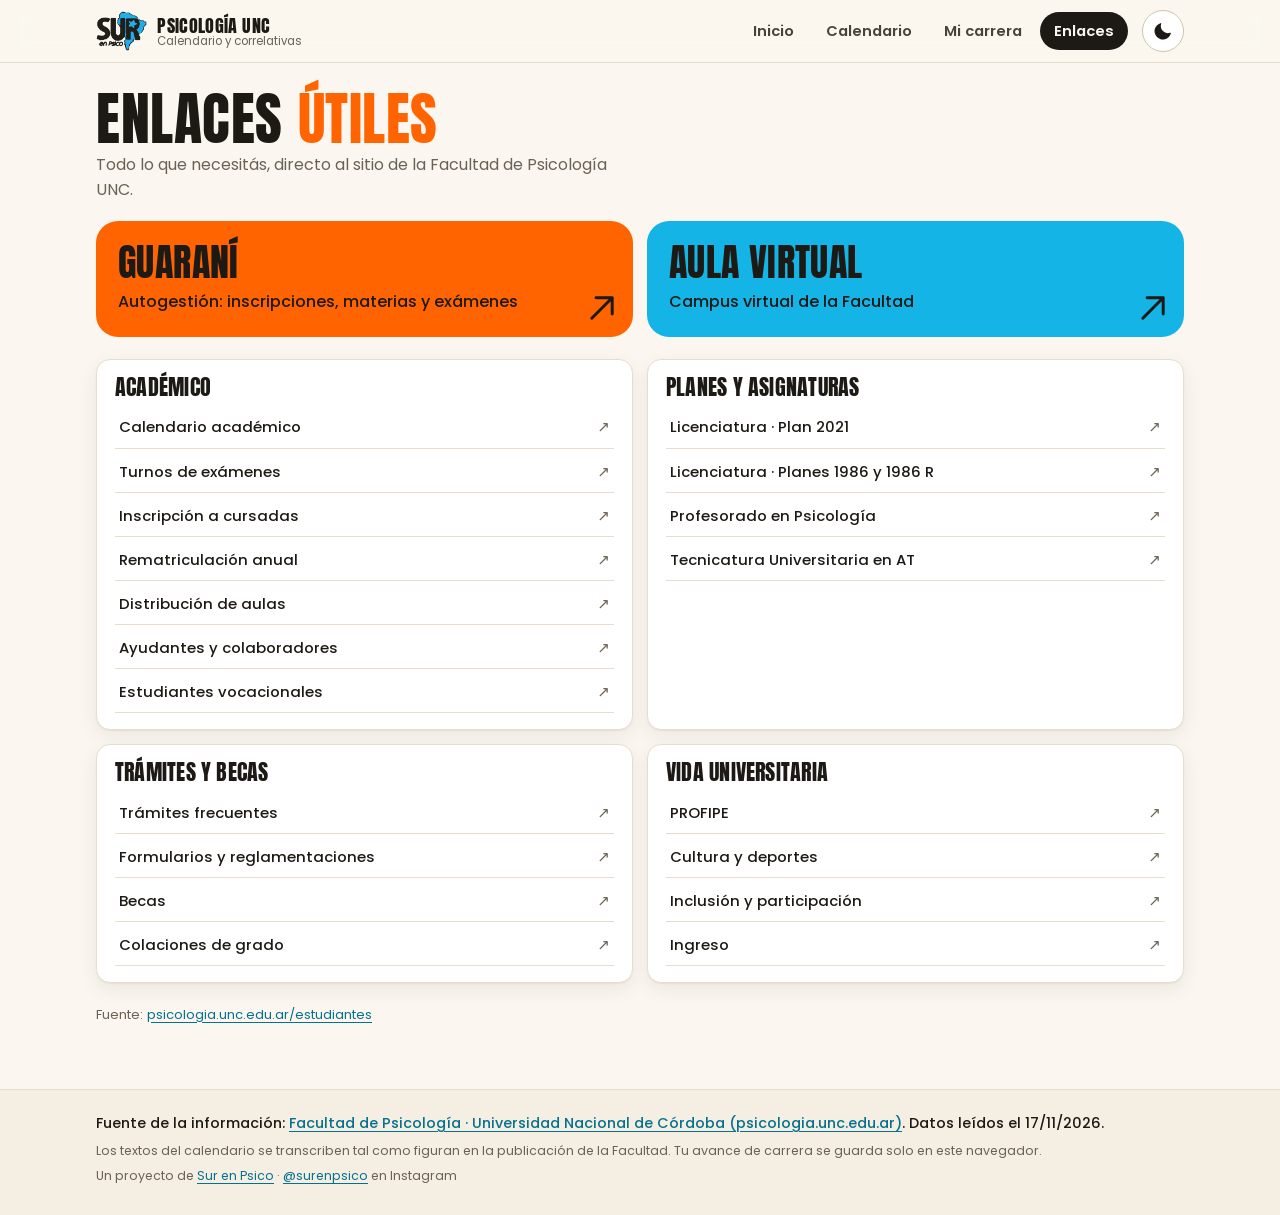
<file: enlaces/index.html>
<!doctype html>
<html lang="es-AR" data-theme="light">
<head>
  <meta charset="utf-8">
  <meta name="viewport" content="width=device-width, initial-scale=1">
  <title>Enlaces útiles Psicología UNC: Guaraní, Aula Virtual | Sur en Psico</title>
  <meta name="description" content="Guaraní, Aula Virtual, turnos de exámenes, inscripción a cursadas, becas, planes de estudio y trámites de la Facultad de Psicología UNC en un solo lugar.">
  <link rel="canonical" href="https://surenpsico.github.io/micursada/enlaces/">
  <meta name="robots" content="index,follow,max-image-preview:large">
  <meta name="author" content="Sur en Psico">
  <meta name="theme-color" content="#FBF7F0">

  <meta property="og:type" content="website">
  <meta property="og:site_name" content="Sur en Psico · Mi cursada">
  <meta property="og:locale" content="es_AR">
  <meta property="og:title" content="Enlaces útiles Psicología UNC: Guaraní, Aula Virtual | Sur en Psico">
  <meta property="og:description" content="Guaraní, Aula Virtual, turnos de exámenes, inscripción a cursadas, becas, planes de estudio y trámites de la Facultad de Psicología UNC en un solo lugar.">
  <meta property="og:url" content="https://surenpsico.github.io/micursada/enlaces/">
  <meta property="og:image" content="https://surenpsico.github.io/micursada/assets/og-image.png">
  <meta property="og:image:width" content="1200">
  <meta property="og:image:height" content="630">
  <meta property="og:image:alt" content="Sur en Psico · Tu cursada, sin vueltas. Calendario y correlativas de Psicología UNC">
  <meta name="twitter:card" content="summary_large_image">
  <meta name="twitter:title" content="Enlaces útiles Psicología UNC: Guaraní, Aula Virtual | Sur en Psico">
  <meta name="twitter:description" content="Guaraní, Aula Virtual, turnos de exámenes, inscripción a cursadas, becas, planes de estudio y trámites de la Facultad de Psicología UNC en un solo lugar.">
  <meta name="twitter:image" content="https://surenpsico.github.io/micursada/assets/og-image.png">

  <link rel="icon" href="../assets/favicon.png" type="image/png">
  <link rel="apple-touch-icon" href="../assets/favicon.png">
  <link rel="sitemap" type="application/xml" href="../sitemap.xml">
  <link rel="preconnect" href="https://fonts.googleapis.com">
  <link rel="preconnect" href="https://fonts.gstatic.com" crossorigin>
  <link href="https://fonts.googleapis.com/css2?family=Anton&family=Poppins:wght@400;500;600;700&display=swap" rel="stylesheet">
  <link rel="stylesheet" href="../css/styles.css">
  <script>
    /* Aplica el tema guardado antes de pintar (evita parpadeo). Por defecto: claro. */
    try { var t = localStorage.getItem("sp.tema"); if (t === "dark" || t === "light") document.documentElement.setAttribute("data-theme", t); } catch (e) {}
  </script>
  <script type="application/ld+json">
{"@context":"https://schema.org","@graph":[{"@type":"Organization","@id":"https://surenpsico.github.io/micursada/#org","name":"Sur en Psico","url":"https://www.instagram.com/surenpsico/","logo":"https://surenpsico.github.io/micursada/assets/logo-sur-claro.png","sameAs":["https://www.instagram.com/surenpsico/"]},{"@type":"WebSite","@id":"https://surenpsico.github.io/micursada/#website","url":"https://surenpsico.github.io/micursada/","name":"Mi cursada · Psicología UNC","alternateName":"Sur en Psico · Mi cursada","inLanguage":"es-AR","publisher":{"@id":"https://surenpsico.github.io/micursada/#org"}},{"@type":"WebPage","@id":"https://surenpsico.github.io/micursada/enlaces/#webpage","url":"https://surenpsico.github.io/micursada/enlaces/","name":"Enlaces útiles Psicología UNC: Guaraní, Aula Virtual | Sur en Psico","description":"Guaraní, Aula Virtual, turnos de exámenes, inscripción a cursadas, becas, planes de estudio y trámites de la Facultad de Psicología UNC en un solo lugar.","inLanguage":"es-AR","isPartOf":{"@id":"https://surenpsico.github.io/micursada/#website"},"publisher":{"@id":"https://surenpsico.github.io/micursada/#org"},"about":{"@type":"EducationalOrganization","name":"Facultad de Psicología - Universidad Nacional de Córdoba","url":"https://psicologia.unc.edu.ar/"},"primaryImageOfPage":{"@type":"ImageObject","url":"https://surenpsico.github.io/micursada/assets/og-image.png","width":1200,"height":630}},{"@type":"BreadcrumbList","itemListElement":[{"@type":"ListItem","position":1,"name":"Inicio","item":"https://surenpsico.github.io/micursada/"},{"@type":"ListItem","position":2,"name":"Enlaces","item":"https://surenpsico.github.io/micursada/enlaces/"}]}]}
  </script>
</head>
<body data-route="enlaces" data-root="../">
  <a class="skip" href="#app">Saltar al contenido</a>

  <header class="top">
    <div class="top__in">
      <a class="brand" href="../">
        <img class="brand__logo brand__logo--on-light" src="../assets/logo-sur-claro.png" alt="Sur en Psico" width="58" height="45">
        <img class="brand__logo brand__logo--on-dark" src="../assets/logo-sur-oscuro.png" alt="Sur en Psico" width="58" height="45">
        <span class="brand__txt"><b>Psicología UNC</b><small>Calendario y correlativas</small></span>
      </a>
      <nav class="nav" aria-label="Principal">
        <a href="../" data-route="inicio">Inicio</a>
        <a href="../calendario/" data-route="calendario">Calendario</a>
        <a href="../carrera/" data-route="carrera">Mi carrera</a>
        <a href="../enlaces/" data-route="enlaces" aria-current="page">Enlaces</a>
      </nav>
      <button class="iconbtn" id="themeBtn" type="button" aria-label="Cambiar a modo oscuro" title="Modo claro / oscuro">
        <svg class="ico ico--moon" viewBox="0 0 24 24" aria-hidden="true"><path d="M20.5 14.2A8.5 8.5 0 0 1 9.8 3.5a.7.7 0 0 0-.9-.9A10 10 0 1 0 21.4 15.1a.7.7 0 0 0-.9-.9Z" fill="currentColor"/></svg>
        <svg class="ico ico--sun" viewBox="0 0 24 24" aria-hidden="true"><circle cx="12" cy="12" r="4.2" fill="currentColor"/><g stroke="currentColor" stroke-width="2" stroke-linecap="round"><path d="M12 2.5v2.4M12 19.1v2.4M2.5 12h2.4M19.1 12h2.4M5.3 5.3 7 7M17 17l1.7 1.7M18.7 5.3 17 7M7 17l-1.7 1.7"/></g></svg>
      </button>
    </div>
  </header>

  <main id="app" tabindex="-1">
    <div class="prerender">
      <h1>Enlaces útiles de la Facultad de Psicología UNC</h1>
      <p>Accesos directos a Guaraní, el Aula Virtual, los turnos de exámenes, la inscripción a cursadas, las becas, los planes de estudio y los trámites frecuentes.</p>
      <noscript>
        <p>Para ver el calendario y marcar tus materias necesitás tener JavaScript activado. Mientras tanto, podés consultar la información en el sitio de la Facultad:</p>
        <ul>
          <li><a href="https://psicologia.unc.edu.ar/secretarias/secretaria-academica/calendario-academico/">Calendario académico</a></li>
          <li><a href="https://psicologia.unc.edu.ar/estudiantes/asignaturas/">Asignaturas y correlativas</a></li>
          <li><a href="https://psicologia.unc.edu.ar/estudiantes/">Estudiantes</a></li>
          <li><a href="https://www.instagram.com/surenpsico/">Sur en Psico en Instagram</a></li>
        </ul>
      </noscript>
    </div>
  </main>

  <footer class="foot">
    <div class="foot__in">
      <p class="foot__src">
        Fuente de la información:
        <a href="https://psicologia.unc.edu.ar/estudiantes/" target="_blank" rel="noopener">Facultad de Psicología · Universidad Nacional de Córdoba (psicologia.unc.edu.ar)</a>.
        <span id="footLeido"></span>
      </p>
      <p class="foot__small">Los textos del calendario se transcriben tal como figuran en la publicación de la Facultad. Tu avance de carrera se guarda solo en este navegador.</p>
      <p class="foot__small">Un proyecto de <a href="https://www.instagram.com/surenpsico/" target="_blank" rel="noopener">Sur en Psico</a> · <a href="https://www.instagram.com/surenpsico/" target="_blank" rel="noopener">@surenpsico</a> en Instagram</p>
    </div>
  </footer>

  <dialog id="sheet" class="sheet" aria-labelledby="sheetTitle">
    <div class="sheet__box" id="sheetBox"></div>
  </dialog>

  <script src="../data/calendario-2026.js"></script>
  <!-- Para sumar 2027: copiá data/calendario-2026.js como data/calendario-2027.js, cargá los eventos y agregá una línea acá abajo (en las 4 páginas) -->
  <script src="../data/plan-2021.js"></script>
  <script src="../data/plan-1986.js"></script>
  <script src="../data/plan-profesorado.js"></script>
  <script src="../data/plan-tecnicatura-at.js"></script>
  <script src="../data/enlaces.js"></script>
  <script src="../js/app.js"></script>
</body>
</html>
</file>
<file: css/styles.css>
/* ============================================================
   Psicología UNC · Calendario y correlativas
   Identidad Sur en Psico: carbón + naranja + celeste · Anton + Poppins
   ============================================================ */

:root {
  --font-display: "Anton", "Impact", "Arial Narrow", sans-serif;
  --font-body: "Poppins", system-ui, -apple-system, "Segoe UI", Roboto, sans-serif;

  --carbon: #1D1914;
  --orange: #FF6400;
  --cyan: #14B4E6;

  --r-sm: 8px; --r: 14px; --r-lg: 22px;
  --shadow: 0 1px 2px rgba(29,25,20,.06), 0 6px 20px rgba(29,25,20,.07);
  --shadow-lg: 0 10px 40px rgba(29,25,20,.18);
  --maxw: 1120px;
  --ease: cubic-bezier(.2,.7,.2,1);
}

:root, :root[data-theme="light"] {
  color-scheme: light;
  --bg: #FBF7F0;
  --surface: #FFFFFF;
  --surface-2: #F4EEE3;
  --ink: #1D1914;
  --ink-2: #4A433A;
  --muted: #6B6256;
  --line: #E6DDCE;
  --line-strong: #CFC4B1;
  --orange-ink: #BF4700;      /* naranja para texto chico sobre claro (AA) */
  --cyan-ink: #06718E;        /* celeste para texto chico sobre claro (AA) */
  --orange-soft: #FFE9DA;
  --cyan-soft: #DDF3FB;
  --focus: #06718E;
  --on-orange: #1D1914;
  --btn-bg: #1D1914; --btn-fg: #FBF7F0;
}
:root[data-theme="dark"] {
  color-scheme: dark;
  --bg: #1D1914;
  --surface: #27221C;
  --surface-2: #322B23;
  --ink: #FBF7F0;
  --ink-2: #DDD5C7;
  --muted: #AFA698;
  --line: #3B3329;
  --line-strong: #52483B;
  --orange: #FF6A13;
  --orange-ink: #FF8A45;
  --cyan-ink: #5AD3F5;
  --orange-soft: #43271A;
  --cyan-soft: #123946;
  --focus: #5AD3F5;
  --shadow: 0 1px 2px rgba(0,0,0,.3), 0 6px 20px rgba(0,0,0,.28);
  --shadow-lg: 0 10px 40px rgba(0,0,0,.5);
  --btn-bg: #FBF7F0; --btn-fg: #1D1914;
}

*, *::before, *::after { box-sizing: border-box; }
html { scroll-behavior: smooth; -webkit-text-size-adjust: 100%; }
body {
  margin: 0; background: var(--bg); color: var(--ink);
  font: 400 16px/1.55 var(--font-body);
  -webkit-font-smoothing: antialiased;
  transition: background-color .25s var(--ease), color .25s var(--ease);
}
img { max-width: 100%; display: block; }
a { color: var(--cyan-ink); text-underline-offset: 3px; }
a:hover { color: var(--orange-ink); }
button { font: inherit; color: inherit; cursor: pointer; }
h1, h2, h3, h4 { margin: 0; font-weight: 600; }
p { margin: 0; }
:focus-visible { outline: 3px solid var(--focus); outline-offset: 2px; border-radius: 6px; }
[hidden] { display: none !important; }
.skip { position: absolute; left: -999px; top: 8px; background: var(--ink); color: var(--bg); padding: 8px 14px; border-radius: 8px; z-index: 100; }
.skip:focus { left: 8px; }
.sr { position: absolute; width: 1px; height: 1px; overflow: hidden; clip: rect(0 0 0 0); white-space: nowrap; }

.display { font-family: var(--font-display); font-weight: 400; text-transform: uppercase; letter-spacing: .01em; line-height: 1.02; }

/* ---------- Header ---------- */
.top { position: sticky; top: 0; z-index: 30; background: color-mix(in srgb, var(--bg) 88%, transparent); backdrop-filter: saturate(1.4) blur(12px); border-bottom: 1px solid var(--line); }
.top__in { max-width: var(--maxw); margin: 0 auto; padding: 10px 16px; display: flex; align-items: center; gap: 14px; }
.brand { display: flex; align-items: center; gap: 10px; text-decoration: none; color: var(--ink); margin-right: auto; min-width: 0; }
.brand__logo { height: 40px; width: auto; }
.brand__logo--on-dark { display: none; }
:root[data-theme="dark"] .brand__logo--on-light { display: none; }
:root[data-theme="dark"] .brand__logo--on-dark { display: block; }
.brand__txt { display: flex; flex-direction: column; line-height: 1.1; min-width: 0; }
.brand__txt b { font-family: var(--font-display); font-weight: 400; text-transform: uppercase; font-size: 1.15rem; letter-spacing: .02em; white-space: nowrap; }
.brand__txt small { color: var(--muted); font-size: .72rem; white-space: nowrap; }
.nav { display: flex; gap: 4px; }
.nav a { text-decoration: none; color: var(--ink-2); font-weight: 600; font-size: .92rem; padding: 8px 14px; border-radius: 999px; transition: background .15s, color .15s; }
.nav a:hover { background: var(--surface-2); color: var(--ink); }
.nav a[aria-current="page"] { background: var(--ink); color: var(--bg); }
.iconbtn { width: 42px; height: 42px; display: grid; place-items: center; border-radius: 50%; border: 1px solid var(--line-strong); background: var(--surface); }
.iconbtn:hover { border-color: var(--ink); }
.ico { width: 20px; height: 20px; }
.ico--sun { display: none; }
:root[data-theme="dark"] .ico--sun { display: block; }
:root[data-theme="dark"] .ico--moon { display: none; }

@media (max-width: 760px) {
  .top__in { flex-wrap: wrap; row-gap: 8px; }
  .brand__txt small { display: none; }
  .nav { order: 3; width: 100%; overflow-x: auto; scrollbar-width: none; margin: 0 -4px; padding: 0 4px 2px; }
  .nav::-webkit-scrollbar { display: none; }
  .nav a { flex: 1 1 auto; text-align: center; padding: 8px 10px; font-size: .86rem; }
}
@media (max-width: 640px) {
  .chips.chips--scroll { flex-wrap: nowrap; overflow-x: auto; scrollbar-width: none; margin: 0 -14px; padding: 2px 14px; }
  .chips.chips--scroll::-webkit-scrollbar { display: none; }
  .chips.chips--scroll .chip { flex: none; }
}

/* ---------- Layout ---------- */
#app { max-width: var(--maxw); margin: 0 auto; padding: 22px 16px 64px; min-height: 70vh; outline: none; }
.view-enter { animation: rise .35s var(--ease) both; }
@keyframes rise { from { opacity: 0; transform: translateY(8px); } to { opacity: 1; transform: none; } }
@media (prefers-reduced-motion: reduce) { * { animation: none !important; transition: none !important; scroll-behavior: auto !important; } }

.page-head { margin: 6px 0 18px; display: flex; flex-wrap: wrap; align-items: end; gap: 10px 20px; justify-content: space-between; }
.page-head h1 { font-family: var(--font-display); font-weight: 400; text-transform: uppercase; font-size: clamp(2.2rem, 6vw, 3.6rem); line-height: .98; letter-spacing: .01em; }
.page-head h1 em { font-style: normal; color: var(--orange); }
.page-head p { color: var(--muted); max-width: 52ch; margin-top: 6px; }
.section-title { font-family: var(--font-display); font-weight: 400; text-transform: uppercase; font-size: 1.6rem; letter-spacing: .02em; display: flex; align-items: center; gap: 10px; margin: 30px 0 12px; }
.section-title .star { width: 22px; height: 22px; flex: none; }

/* ---------- Buttons, chips ---------- */
.btn { display: inline-flex; align-items: center; gap: 8px; border: 2px solid transparent; border-radius: 999px; padding: 10px 18px; font-weight: 600; font-size: .92rem; text-decoration: none; line-height: 1.2; transition: transform .12s var(--ease), background .15s, border-color .15s; min-height: 44px; }
.btn:active { transform: translateY(1px); }
.btn--primary { background: var(--orange); color: var(--on-orange); }
.btn--primary:hover { background: #ff7a26; color: var(--on-orange); }
.btn--dark { background: var(--btn-bg); color: var(--btn-fg); }
.btn--dark:hover { color: var(--btn-fg); opacity: .9; }
.btn--line { background: transparent; border-color: var(--line-strong); color: var(--ink); }
.btn--line:hover { border-color: var(--ink); color: var(--ink); }
.btn--sm { padding: 6px 12px; font-size: .82rem; min-height: 36px; }
.btn svg { width: 16px; height: 16px; flex: none; }

.chips { display: flex; flex-wrap: wrap; gap: 8px; }
.chip { display: inline-flex; align-items: center; gap: 8px; padding: 7px 14px; border-radius: 999px; border: 1.5px solid var(--line-strong); background: var(--surface); font-size: .85rem; font-weight: 500; min-height: 38px; transition: background .15s, border-color .15s; }
.chip:hover { border-color: var(--ink); }
.chip[aria-pressed="true"], .chip[aria-checked="true"] { background: var(--ink); color: var(--bg); border-color: var(--ink); }
.chip .n { font-size: .75rem; opacity: .7; font-variant-numeric: tabular-nums; }
.chip[aria-pressed="true"] .dot.c-inscripcion { --c: var(--bg); }
.chip[aria-pressed="true"] .dot.c-gestion { --c: var(--muted); }
.dot { width: 10px; height: 10px; border-radius: 50%; background: var(--c, var(--muted)); flex: none; display: inline-block; }
.dot--ring { background: transparent; box-shadow: inset 0 0 0 2.5px var(--c); }

/* categorías del calendario */
.c-clases       { --c: var(--cyan); }
.c-examenes     { --c: var(--orange); }
.c-inscripcion  { --c: var(--ink); }
.c-receso       { --c: #9A9183; }
.c-tramites     { --c: var(--cyan-ink); }
.c-institucional{ --c: var(--orange-ink); }
.c-gestion      { --c: var(--line-strong); }

/* ---------- Hero ---------- */
.hero { position: relative; overflow: hidden; background: var(--carbon); color: #FBF7F0; border-radius: var(--r-lg); padding: clamp(24px, 5vw, 48px); isolation: isolate; }
.hero::after { content: ""; position: absolute; inset: 0; z-index: -1; background:
  radial-gradient(600px 300px at 90% 0%, rgba(20,180,230,.18), transparent 60%),
  radial-gradient(500px 260px at 0% 100%, rgba(255,100,0,.16), transparent 60%); }
.hero__kicker { display: inline-block; background: var(--orange); color: var(--carbon); font-weight: 700; font-size: .78rem; text-transform: uppercase; letter-spacing: .06em; padding: 5px 12px; border-radius: 6px; transform: rotate(-2deg); margin-bottom: 14px; }
.hero h1 { font-family: var(--font-display); font-weight: 400; text-transform: uppercase; font-size: clamp(2.8rem, 9vw, 5.6rem); line-height: .94; letter-spacing: .005em; max-width: 12ch; }
.hero h1 span { color: var(--orange); display: block; }
.hero p { margin-top: 14px; color: #E8E1D4; max-width: 46ch; font-size: 1.02rem; }
.hero__cta { display: flex; flex-wrap: wrap; gap: 10px; margin-top: 22px; }
.hero .btn--line { color: #FBF7F0; border-color: rgba(251,247,240,.45); }
.hero .btn--line:hover { border-color: #FBF7F0; color: #FBF7F0; }
.hero__today { position: absolute; right: clamp(16px, 4vw, 40px); bottom: clamp(16px, 4vw, 32px); text-align: right; font-size: .82rem; color: #CFC6B6; }
.hero__today b { display: block; font-family: var(--font-display); font-weight: 400; font-size: 1.7rem; color: #fff; text-transform: uppercase; letter-spacing: .02em; line-height: 1.05; }
.stickers { position: absolute; inset: 0; z-index: -1; pointer-events: none; }
.stickers svg { position: absolute; }
.st-splash { width: min(46vw, 380px); right: -40px; top: -20px; opacity: .95; }
.st-ast1 { width: 78px; right: 22%; top: 18%; transform: rotate(14deg); }
.st-ast2 { width: 46px; right: 9%; top: 56%; transform: rotate(-10deg); }
@media (max-width: 640px) {
  .st-splash { width: 220px; right: -60px; top: -40px; opacity: .8; }
  .st-ast1 { width: 52px; right: 8%; top: 8%; } .st-ast2 { display: none; }
  .hero__today { position: static; text-align: left; margin-top: 22px; }
}

/* ---------- Cards / grids ---------- */
.grid { display: grid; gap: 14px; }
.grid--2 { grid-template-columns: repeat(2, minmax(0, 1fr)); }
.grid--3 { grid-template-columns: repeat(3, minmax(0, 1fr)); }
@media (max-width: 860px) { .grid--3 { grid-template-columns: repeat(2, minmax(0, 1fr)); } }
@media (max-width: 640px) { .grid--2, .grid--3 { grid-template-columns: 1fr; } }
.card { background: var(--surface); border: 1px solid var(--line); border-radius: var(--r); padding: 16px 18px; box-shadow: var(--shadow); }
.card h3 { font-size: 1rem; }
.card--link { display: block; text-decoration: none; color: inherit; transition: transform .15s var(--ease), border-color .15s; }
.card--link:hover { transform: translateY(-2px); border-color: var(--ink); color: inherit; }
.card--link .arrow { float: right; color: var(--orange-ink); font-weight: 700; }
.card small, .muted { color: var(--muted); }
.card--big { padding: 20px; border-width: 2px; }
.card--big .display { font-size: 1.9rem; }

/* ---------- Events ---------- */
.ev-list { display: grid; gap: 10px; }
.ev { display: grid; grid-template-columns: 74px 1fr auto; gap: 4px 14px; align-items: start; background: var(--surface); border: 1px solid var(--line); border-radius: var(--r); padding: 12px 14px; position: relative; overflow: hidden; }
.ev::before { content: ""; position: absolute; left: 0; top: 0; bottom: 0; width: 5px; background: var(--c, var(--line)); }
.ev.is-now { border-color: var(--orange); box-shadow: 0 0 0 1px var(--orange) inset, var(--shadow); }
.ev.is-past { opacity: .55; }
.ev__date { text-align: center; line-height: 1; padding-left: 4px; }
.ev__date .d { font-family: var(--font-display); font-size: 2.1rem; display: block; }
.ev__date .m { font-size: .68rem; text-transform: uppercase; letter-spacing: .07em; color: var(--muted); font-weight: 600; }
.ev__date .range { display: block; font-size: .7rem; color: var(--muted); margin-top: 4px; line-height: 1.2; }
.ev__body h3 { font-size: .95rem; font-weight: 500; line-height: 1.4; }
.ev__meta { display: flex; flex-wrap: wrap; gap: 6px 10px; margin-top: 6px; font-size: .78rem; color: var(--muted); align-items: center; }
.tag { display: inline-flex; align-items: center; gap: 6px; font-size: .72rem; font-weight: 600; padding: 2px 9px; border-radius: 999px; background: var(--surface-2); color: var(--ink-2); }
.tag--now { background: var(--orange); color: var(--on-orange); }
.tag--soon { background: var(--cyan-soft); color: var(--cyan-ink); }
.tag--tbd { background: transparent; border: 1px dashed var(--line-strong); color: var(--muted); }
.ev__act { align-self: center; }
.ev__act .btn { padding: 4px 10px; min-height: 34px; font-size: .78rem; }
@media (max-width: 560px) {
  .ev { grid-template-columns: 58px 1fr; }
  .ev__act { grid-column: 2; justify-self: start; }
  .ev__date .d { font-size: 1.8rem; }
}

.month { margin-top: 26px; scroll-margin-top: 62px; }
@media (max-width: 760px) { .month { scroll-margin-top: 108px; } }
.month__h { position: sticky; top: 58px; z-index: 5; display: flex; align-items: baseline; gap: 10px; padding: 8px 0; background: var(--bg); }
@media (max-width: 760px) { .month__h { top: 104px; } }
.month__h h2 { font-family: var(--font-display); font-weight: 400; text-transform: uppercase; font-size: 1.9rem; letter-spacing: .03em; }
.month__h small { color: var(--muted); }
.month__h.is-current h2 { color: var(--orange); }
.tbd-box { margin-top: 8px; border: 1.5px dashed var(--line-strong); border-radius: var(--r); padding: 10px 14px; font-size: .84rem; color: var(--muted); }
.tbd-box b { color: var(--ink-2); }

/* toolbar */
.toolbar { display: grid; gap: 12px; margin-bottom: 8px; padding: 14px; background: var(--surface); border: 1px solid var(--line); border-radius: var(--r); }
.toolbar__row { display: flex; flex-wrap: wrap; gap: 10px; align-items: center; }
.toolbar__row.space { justify-content: space-between; }
.search { position: relative; flex: 1 1 220px; min-width: 0; }
.search input { width: 100%; padding: 10px 14px 10px 40px; min-height: 44px; border-radius: 999px; border: 1.5px solid var(--line-strong); background: var(--bg); color: var(--ink); font: inherit; }
.search svg { position: absolute; left: 14px; top: 50%; transform: translateY(-50%); width: 18px; height: 18px; color: var(--muted); }
.select { min-height: 44px; border-radius: 999px; border: 1.5px solid var(--line-strong); background: var(--bg); color: var(--ink); padding: 8px 14px; font: inherit; font-weight: 600; }
.seg { display: inline-flex; padding: 4px; background: var(--surface-2); border-radius: 999px; gap: 2px; }
.seg button { border: 0; background: transparent; padding: 7px 16px; border-radius: 999px; font-weight: 600; font-size: .85rem; min-height: 36px; color: var(--ink-2); }
.seg button[aria-pressed="true"] { background: var(--ink); color: var(--bg); }
.empty { text-align: center; padding: 38px 16px; color: var(--muted); border: 2px dashed var(--line-strong); border-radius: var(--r); }
.empty b { display: block; color: var(--ink); font-family: var(--font-display); font-weight: 400; font-size: 1.5rem; text-transform: uppercase; margin-bottom: 4px; }

/* ---------- Month grid ---------- */
.mg__nav { display: flex; align-items: center; gap: 10px; margin: 6px 0 10px; }
.mg__nav h2 { font-family: var(--font-display); font-weight: 400; text-transform: uppercase; font-size: 1.9rem; letter-spacing: .03em; margin-right: auto; }
.mg { display: grid; grid-template-columns: repeat(7, minmax(0, 1fr)); gap: 4px; }
.mg__dow { text-align: center; font-size: .7rem; font-weight: 700; text-transform: uppercase; letter-spacing: .07em; color: var(--muted); padding: 4px 0; }
.mg__cell { min-height: 92px; background: var(--surface); border: 1px solid var(--line); border-radius: 10px; padding: 5px; text-align: left; display: flex; flex-direction: column; gap: 3px; overflow: hidden; cursor: pointer; }
.mg__cell:hover { border-color: var(--ink); }
.mg__cell.out { background: transparent; border-style: dashed; opacity: .5; }
.mg__cell.today { border: 2px solid var(--orange); }
.mg__cell.sel { box-shadow: 0 0 0 3px var(--focus); }
.mg__cell .num { font-size: .78rem; font-weight: 700; color: var(--ink-2); }
.mg__cell.today .num { color: var(--orange-ink); }
.mg__pill { display: block; font-size: .66rem; line-height: 1.25; padding: 2px 5px; border-radius: 5px; background: var(--c); color: #fff; font-weight: 600; overflow: hidden; text-overflow: ellipsis; white-space: nowrap; }
.mg__pill.c-clases, .mg__pill.c-examenes { color: var(--carbon); }
.mg__pill.c-gestion { color: var(--ink); }
.mg__more { font-size: .66rem; color: var(--muted); font-weight: 600; }
.mg__dots { display: none; gap: 3px; flex-wrap: wrap; }
.mg__dots i { width: 7px; height: 7px; border-radius: 50%; background: var(--c); display: block; }
.mg__day { margin-top: 14px; }
@media (max-width: 640px) {
  .mg__cell { min-height: 54px; padding: 4px; }
  .mg__pill, .mg__more { display: none; }
  .mg__dots { display: flex; }
}

/* ---------- Career ---------- */
.summary { display: grid; gap: 16px; padding: 18px; background: var(--surface); border: 2px solid var(--ink); border-radius: var(--r-lg); box-shadow: 6px 6px 0 var(--orange); }
.summary__top { display: flex; flex-wrap: wrap; justify-content: space-between; align-items: end; gap: 10px; }
.summary__big { font-family: var(--font-display); font-size: clamp(2.6rem, 8vw, 4rem); line-height: .9; }
.summary__big small { font-family: var(--font-body); font-size: .9rem; color: var(--muted); font-weight: 500; margin-left: 6px; }
.bar { height: 16px; border-radius: 999px; background: var(--surface-2); overflow: hidden; display: flex; border: 1px solid var(--line); }
.bar i { display: block; height: 100%; transition: width .5s var(--ease); }
.bar .b-apr { background: var(--cyan); } .bar .b-reg { background: var(--orange); }
.stats { display: grid; grid-template-columns: repeat(4, 1fr); gap: 10px; }
.stat { background: var(--surface-2); border-radius: 12px; padding: 10px 12px; }
.stat b { display: block; font-family: var(--font-display); font-weight: 400; font-size: 1.9rem; line-height: 1; }
.stat span { font-size: .74rem; color: var(--muted); font-weight: 600; text-transform: uppercase; letter-spacing: .05em; }
.stat--apr b { color: var(--cyan-ink); } .stat--reg b { color: var(--orange-ink); }
@media (max-width: 560px) { .stats { grid-template-columns: repeat(2, 1fr); } }
.crit { display: flex; flex-wrap: wrap; align-items: center; gap: 8px 12px; font-size: .85rem; color: var(--ink-2); }
.crit small { flex-basis: 100%; color: var(--muted); font-size: .76rem; }

.plan-pick { display: flex; flex-wrap: wrap; gap: 10px; align-items: end; }
.plan-pick label { display: block; font-size: .72rem; font-weight: 700; text-transform: uppercase; letter-spacing: .07em; color: var(--muted); margin: 0 0 4px 6px; }
.plan-pick .select { max-width: 100%; min-width: 150px; }
@media (max-width: 640px) { .plan-pick, .plan-pick > div { width: 100%; } .plan-pick .select { width: 100%; } }
.note p + p { margin-top: 6px; }
.ciclo { margin-top: 26px; }
.ciclo__h { display: flex; align-items: baseline; gap: 12px; margin-bottom: 10px; flex-wrap: wrap; }
.ciclo__h h2 { font-family: var(--font-display); font-weight: 400; text-transform: uppercase; font-size: 1.9rem; letter-spacing: .03em; }
.ciclo__h small { color: var(--muted); font-weight: 600; }
.mats { display: grid; grid-template-columns: repeat(auto-fill, minmax(290px, 1fr)); gap: 12px; }
.mat { background: var(--surface); border: 1.5px solid var(--line); border-radius: var(--r); padding: 14px; display: flex; flex-direction: column; gap: 10px; position: relative; transition: border-color .15s, background .15s; }
.mat.st-apr { border-color: var(--cyan); background: color-mix(in srgb, var(--cyan) 9%, var(--surface)); }
.mat.st-reg { border-color: var(--orange); background: color-mix(in srgb, var(--orange) 8%, var(--surface)); }
.mat.st-block { background: var(--surface-2); }
.mat.st-block .mat__name { color: var(--ink-2); }
.mat__top { display: flex; justify-content: space-between; align-items: flex-start; gap: 10px; }
.mat__name { all: unset; display: block; cursor: pointer; font-weight: 600; font-size: .98rem; line-height: 1.3; }
.mat__name:hover { text-decoration: underline; text-underline-offset: 3px; }
.mat__name:focus-visible { outline: 3px solid var(--focus); outline-offset: 2px; border-radius: 4px; }
.badge { flex: none; font-size: .68rem; font-weight: 700; padding: 3px 9px; border-radius: 999px; text-transform: uppercase; letter-spacing: .05em; white-space: nowrap; }
.badge--can { background: var(--ink); color: var(--bg); }
.badge--apr { background: var(--cyan); color: var(--carbon); }
.badge--reg { background: var(--orange); color: var(--carbon); }
.badge--block { background: transparent; color: var(--muted); border: 1.5px solid var(--line-strong); }
.mat__why { font-size: .78rem; color: var(--muted); line-height: 1.4; min-height: 1.1em; }
.mat__foot { display: flex; align-items: center; gap: 8px; margin-top: auto; }
.toggle { display: inline-flex; border: 1.5px solid var(--line-strong); border-radius: 999px; overflow: hidden; background: var(--surface); }
.toggle button { border: 0; background: transparent; padding: 6px 14px; font-weight: 700; font-size: .8rem; min-height: 38px; }
.toggle button + button { border-left: 1.5px solid var(--line-strong); }
.toggle button[aria-pressed="true"].t-reg { background: var(--orange); color: var(--carbon); }
.toggle button[aria-pressed="true"].t-apr { background: var(--cyan); color: var(--carbon); }
.toggle button:hover:not([aria-pressed="true"]) { background: var(--surface-2); }
.mat__more { margin-left: auto; font-size: .78rem; font-weight: 600; background: none; border: 0; color: var(--cyan-ink); padding: 6px 4px; text-decoration: underline; text-underline-offset: 3px; }

.reqs { display: grid; gap: 8px; }
.req { display: flex; gap: 12px; align-items: flex-start; background: var(--surface); border: 1.5px solid var(--line); border-radius: var(--r); padding: 12px 14px; cursor: pointer; }
.req input { width: 22px; height: 22px; accent-color: var(--orange); margin-top: 2px; flex: none; }
.req b { font-weight: 600; font-size: .92rem; display: block; }
.req small { color: var(--muted); }
.req:has(input:checked) { border-color: var(--cyan); background: color-mix(in srgb, var(--cyan) 8%, var(--surface)); }

.note { display: flex; gap: 12px; align-items: flex-start; background: var(--cyan-soft); color: var(--ink); border-radius: var(--r); padding: 12px 16px; font-size: .88rem; }
.note svg { width: 20px; height: 20px; flex: none; margin-top: 2px; color: var(--cyan-ink); }
.src-line { font-size: .82rem; color: var(--muted); }

/* ---------- Sheet (detalle) ---------- */
.sheet { border: 0; padding: 0; background: transparent; max-width: none; max-height: none; width: 100%; height: 100%; color: var(--ink); }
.sheet::backdrop { background: rgba(29,25,20,.55); backdrop-filter: blur(2px); }
.sheet[open] { display: flex; justify-content: flex-end; align-items: stretch; }
.sheet__box { background: var(--bg); width: min(480px, 100%); height: 100%; overflow-y: auto; padding: 22px 20px 32px; box-shadow: var(--shadow-lg); animation: slide .28s var(--ease) both; }
@keyframes slide { from { transform: translateX(30px); opacity: 0; } to { transform: none; opacity: 1; } }
@media (max-width: 640px) {
  .sheet[open] { align-items: flex-end; }
  .sheet__box { width: 100%; height: auto; max-height: 88vh; border-radius: 22px 22px 0 0; animation-name: up; }
  @keyframes up { from { transform: translateY(40px); opacity: 0; } to { transform: none; opacity: 1; } }
}
.sheet__close { float: right; }
.sheet h2 { font-family: var(--font-display); font-weight: 400; text-transform: uppercase; font-size: 2rem; line-height: 1.02; letter-spacing: .01em; margin: 6px 0 4px; }
.sheet h3 { font-size: .78rem; text-transform: uppercase; letter-spacing: .08em; color: var(--muted); margin: 22px 0 8px; font-weight: 700; }
.lst { list-style: none; padding: 0; margin: 0; display: grid; gap: 8px; }
.lst li { display: flex; align-items: center; gap: 10px; background: var(--surface); border: 1px solid var(--line); border-radius: 12px; padding: 9px 12px; font-size: .9rem; }
.lst li button { all: unset; cursor: pointer; flex: 1; font-weight: 500; }
.lst li button:hover { text-decoration: underline; }
.lst li button:focus-visible { outline: 3px solid var(--focus); outline-offset: 2px; }
.ok { color: var(--cyan-ink); font-weight: 700; } .no { color: var(--orange-ink); font-weight: 700; }
.lst a { flex: 1; font-weight: 500; }

/* ---------- Enlaces ---------- */
.big-links { display: grid; grid-template-columns: repeat(2, minmax(0,1fr)); gap: 14px; }
@media (max-width: 640px) { .big-links { grid-template-columns: 1fr; } }
.big-link { display: block; text-decoration: none; color: var(--carbon); border-radius: var(--r-lg); padding: 22px; position: relative; overflow: hidden; transition: transform .15s var(--ease); }
.big-link:hover { transform: translateY(-3px) rotate(-.4deg); color: var(--carbon); }
.big-link--o { background: var(--orange); } .big-link--c { background: var(--cyan); }
.big-link .display { font-size: 2.4rem; }
.big-link p { font-weight: 500; margin-top: 4px; }
.big-link svg { position: absolute; right: 14px; bottom: 12px; width: 34px; height: 34px; }
.linklist { list-style: none; margin: 0; padding: 0; display: grid; gap: 2px; }
.linklist a { display: flex; justify-content: space-between; gap: 10px; padding: 9px 4px; border-bottom: 1px solid var(--line); text-decoration: none; color: var(--ink); font-weight: 500; font-size: .93rem; }
.linklist a:hover { color: var(--orange-ink); }
.linklist a span { color: var(--muted); }

/* ---------- Instagram ---------- */
.ig { display: grid; grid-template-columns: 1fr minmax(0, 420px); gap: 22px; align-items: center; background: var(--surface); border: 2px solid var(--ink); border-radius: var(--r-lg); padding: clamp(16px, 3vw, 28px); box-shadow: 6px 6px 0 var(--cyan); }
.ig__h { font-size: clamp(1.9rem, 5vw, 2.8rem); margin-bottom: 8px; }
.ig__text p + p { margin-top: 10px; }
.ig__frame { background: var(--surface-2); border-radius: var(--r); overflow: hidden; min-height: 300px; display: flex; justify-content: center; }
.ig__frame iframe { width: 100%; max-width: 420px; height: 520px; border: 0; background: transparent; }
@media (max-width: 760px) { .ig { grid-template-columns: 1fr; } }
.prerender { padding: 8px 0 30px; max-width: 62ch; }
.prerender h1 { font-family: var(--font-display); font-weight: 400; text-transform: uppercase; font-size: clamp(2rem, 6vw, 3.2rem); line-height: 1; margin-bottom: 10px; }
.prerender p { color: var(--ink-2); margin-bottom: 8px; }
.prerender ul { padding-left: 20px; color: var(--ink-2); }

/* ---------- Footer ---------- */
.foot { border-top: 1px solid var(--line); background: var(--surface-2); }
.foot__in { max-width: var(--maxw); margin: 0 auto; padding: 22px 16px 30px; display: grid; gap: 6px; }
.foot__src { font-size: .9rem; font-weight: 500; }
.foot__small { font-size: .78rem; color: var(--muted); }

/* ---------- Print ---------- */
@media print {
  .top, .toolbar, .foot__small, .btn, .ev__act, .hero__cta, .iconbtn, .mat__foot, .seg { display: none !important; }
  body { background: #fff; color: #000; }
  .ev, .card, .mat { box-shadow: none; break-inside: avoid; }
  .month__h { position: static; }
}
</file>
